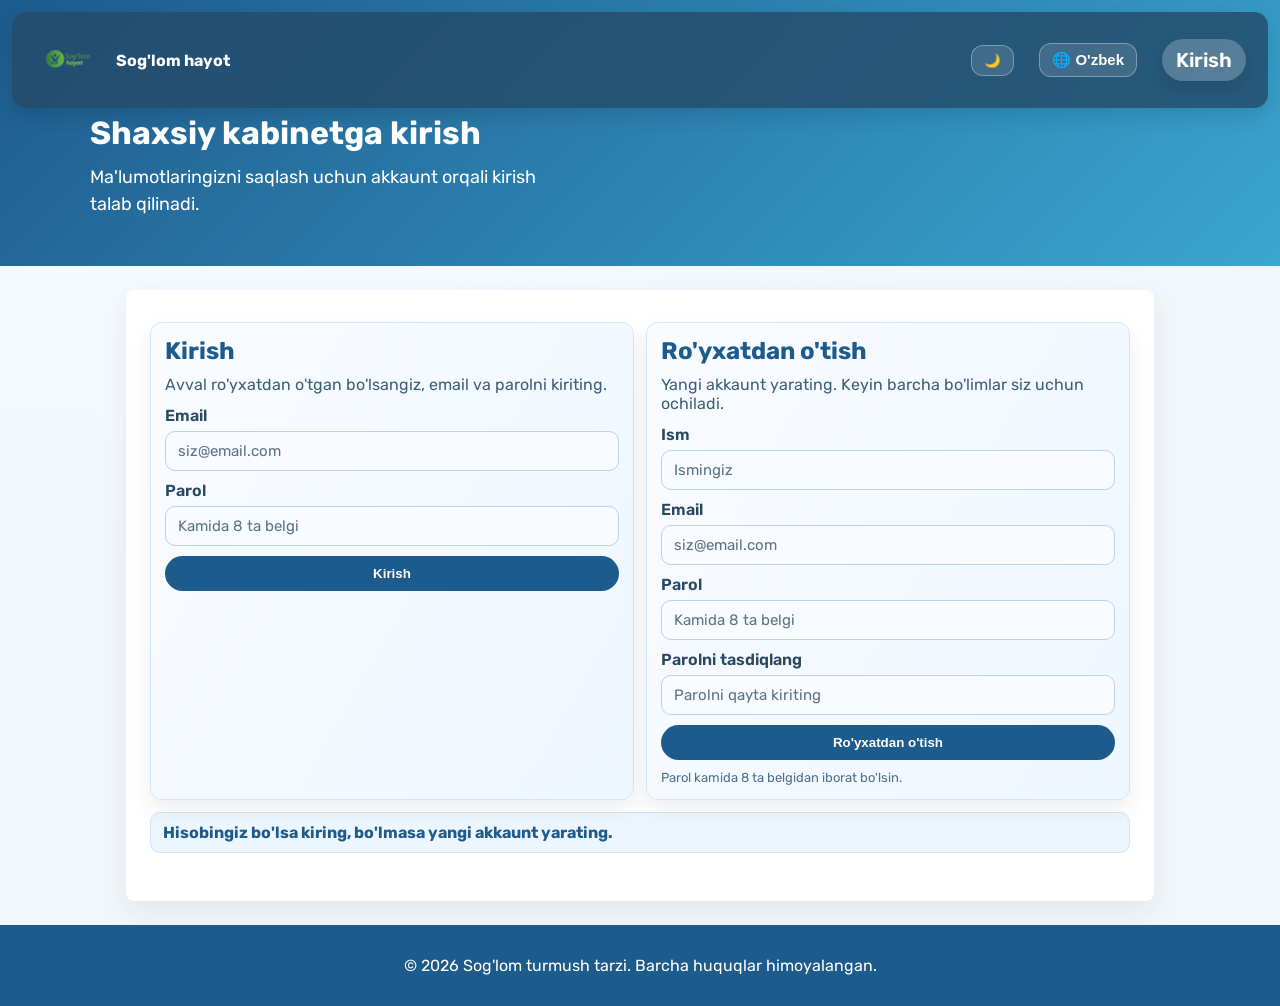
<file: index.html>
<!DOCTYPE html>
<html lang="uz">
<head>
    <meta charset="UTF-8">
    <meta name="viewport" content="width=device-width, initial-scale=1">
    <meta name="description" content="Sog'lom hayot uchun ovqatlanish, mashq, uyqu va kundalik odatlar bo'yicha amaliy yo'l-yo'riqlar.">
    <link rel="icon" href="images/logotip.png">
    <title>Sog'lom turmush tarzi</title>
    <link rel="stylesheet" href="css/style.css">
</head>
<body>

<!-- Header -->
<header class="hero-header">
    <nav class="navbar" aria-label="Asosiy navigatsiya">
        <a class="logo" href="index.html">
    <img class="logo-icon" src="images/logotip.png" alt="Sog'lom hayot">
    <span>Sog'lom hayot</span>
</a>
        <ul class="nav-links">
            <li><a href="maqsad.html">Maqsad</a></li>
            <li><a href="ovqatlanish.html">Ovqatlanish</a></li>
        <li><a href="mashqlar.html">Mashqlar</a></li>
        <li><a href="rejim.html">Rejim</a></li>
        <li><a href="aloqa.html">Aloqa</a></li>
    </ul>
</nav>
    <div class="hero-inner">
        <img class="header-logo" src="images/logotip.png" alt="Sog'lom turmush tarzi">
        <div class="hero-text">
            <h1>Salom! Sizga sog'lom turmush tarzini tanlashda yordam beramiz</h1>
            <p>Bu yerda siz ovqatlanish, mashqlar, uyqu rejimi va kundalik odatlarni tartibga solish bo'yicha aniq tavsiyalar topasiz.</p>
        </div>
    </div>
</header>

<!-- Hero / Kirish boâ€˜limi -->
<section class="hero">
    <h2>Bugundan sog'lom odatlarni boshlang</h2>
    <p>Qisqa, aniq va amaliy tavsiyalar orqali ovqatlanish, mashq, uyqu va kundalik rejimni bosqichma-bosqich yaxshilang.</p>
</section>

<!-- Personalizatsiya -->
<section class="personalize" id="personalize">
    <div class="personalize-head">
        <h2>Shaxsiy yo'l-yo'riq</h2>
        <p>Kundalik imkoniyatingizga qarab mini-reja tuzib beramiz.</p>
    </div>
    <form id="profileForm" class="profile-form">
        <label>
            Faollik darajasi
            <select id="pfActivity" required>
                <option value="low">Kam harakat</option>
                <option value="medium" selected>O'rtacha</option>
                <option value="high">Yuqori</option>
            </select>
        </label>
        <label>
            Asosiy maqsad
            <select id="pfGoal" required>
                <option value="general">Umumiy sog'liq</option>
                <option value="weight">Vazn nazorati</option>
                <option value="stamina">Chidamlilik</option>
                <option value="stress">Stressni kamaytirish</option>
            </select>
        </label>
        <label>
            Kunlik vaqt (daq.)
            <select id="pfMinutes" required>
                <option value="20">10-20</option>
                <option value="35" selected>20-40</option>
                <option value="50">40-60</option>
            </select>
        </label>
        <label>
            Mashq muhiti
            <select id="pfPlace" required>
                <option value="home" selected>Uy / hovli</option>
                <option value="outdoor">Ko'chada</option>
                <option value="gym">Zal</option>
            </select>
        </label>
        <button type="submit">Mini-rejani ko'rish</button>
    </form>
    <div id="profileResult" class="profile-result" aria-live="polite"></div>
</section>

<section class="quick-wins">
    <h2>Bugungi 3 qadam</h2>
    <p>Kichik harakatlar katta natija beradi. Belgilang va bajarilganini saqlang.</p>
    <ul class="quick-wins-list">
        <li><label><input type="checkbox" data-win="steps"> 10 000 qadam</label></li>
        <li><label><input type="checkbox" data-win="water"> 7-8 stakan suv</label></li>
        <li><label><input type="checkbox" data-win="move"> 20 daqiqa tez yurish/yengil mashq</label></li>
    </ul>
    <p id="quickWinsStatus" class="quick-wins-status" aria-live="polite"></p>
</section>

<section class="challenge">
    <div class="challenge-head">
        <h2>7 kunlik challenge</h2>
        <p>3 oddiy vazifa: suv, qadam, uyqu. Belgilang va ketma-ketlikni saqlang.</p>
    </div>
    <div class="challenge-body">
        <ul class="challenge-list" id="challengeList">
            <li><label><input type="checkbox" data-ch="water"> 6-8 stakan suv</label></li>
            <li><label><input type="checkbox" data-ch="steps"> 8 000+ qadam</label></li>
            <li><label><input type="checkbox" data-ch="sleep"> 7+ soat uyqu</label></li>
        </ul>
        <p id="challengeStatus" class="challenge-status" aria-live="polite"></p>
        <p class="challenge-note">Ketma-ketlik faqat bugungi kun uchun saqlanadi; har kuni qayta belgilang.</p>
    </div>
</section>

<section class="self-note">
    <h2>O'zimga xat</h2>
    <p>Motivatsiya uchun qisqa xat yozing. Ma'lumot faqat shu qurilmada saqlanadi.</p>
    <form id="selfNoteForm" class="self-note-form">
        <textarea id="selfNoteText" rows="4" placeholder="Masalan: Nega boshlaganingizni eslating..." required></textarea>
        <button type="submit">Saqlash</button>
    </form>
    <p id="selfNoteStatus" class="self-note-status" aria-live="polite"></p>
</section>

<section class="home-stats">
    <h2>Asosiy yo'nalishlar</h2>
    <div class="stats-grid">
        <article class="stat-card">
            <strong>4 ta</strong>
            <span>Asosiy bo'lim: maqsad, ovqatlanish, mashqlar, rejim</span>
        </article>
        <article class="stat-card">
            <strong>Kundalik</strong>
            <span>Qo'llashga mos kichik qadamlar va tavsiyalar</span>
        </article>
        <article class="stat-card">
            <strong>Shaxsiy</strong>
            <span>Kalkulyator va trackerlar orqali individual yo'nalish</span>
        </article>
    </div>
</section>

<!-- Sayt haqida -->
<section class="about">
    <h2>Sayt haqida</h2>
    <p>
        Ushbu sayt sog'lom turmush tarzini kengroq tushunishingiz va hayotingizni yaxshilashga yordam berish uchun yaratilgan.
        Bu yerda foydalanuvchilar to'g'ri ovqatlanish, samarali mashqlar, kuchli rejim va boshqariladigan stress haqida aniq,
        amaliy tavsiyalar oladilar.
    </p>
    <p>
        Saytning foydali tomoni shundaki, u nafaqat motivatsiya beradi, balki kundalik hayotingizga qo'llash mumkin bo'lgan
        oddiy va real qadamlarni ham ko'rsatadi. Maqsad, ovqatlanish, mashqlar va rejim bo'limlari orqali siz o'zingiz uchun mos
        rejani tanlashingiz, sog'lom odatlarni shakllantirishingiz va o'z natijalaringizni kuzatishingiz mumkin.
    </p>
    <p>
        Ushbu platformadan foydalanishning asosiy sabablari:
        foydangiz uchun zarur bo'lgan ma'lumotlar bitta joyda jamlangan,
        muntazam yondashuv yordamida energiya, kayfiyat va uyqu sifati yaxshilanadi,
        stress kamayadi va sog'likni nazorat qilish osonlashadi.
    </p>
</section>

<!-- Saytning imkoniyatlari -->
<section class="features">
    <h2>Tezkor bo'limlar</h2>
    <div class="quick-grid">
        <a class="quick-card" href="maqsad.html">
            <h3>Maqsad</h3>
            <p>Shiorlar, baholash va motivatsiya vositalari.</p>
        </a>
        <a class="quick-card" href="ovqatlanish.html">
            <h3>Ovqatlanish</h3>
            <p>Katta ovqat bazasi, kaloriya va porsiya hisoblari.</p>
        </a>
        <a class="quick-card" href="mashqlar.html">
            <h3>Mashqlar</h3>
            <p>Kundalik mashq ketma-ketligi va yugurish trekeri.</p>
        </a>
        <a class="quick-card" href="rejim.html">
            <h3>Rejim</h3>
            <p>Kunlik reja va shaxsiy vazifalarni boshqarish.</p>
        </a>
    </div>
</section>

<!-- Sayt maqsadi -->
<section class="goal">
    <h2>Saytning maqsadi</h2>
    <p>
        Yoshlar va keng jamoatchilik orasida sog'lom turmush tarzini targ'ib qilish,
        foydali odatlarni shakllantirish va sog'liqni mustahkamlash.
    </p>
    <div class="cta-row">
        <a href="ovqatlanish.html">Ovqatlanishni boshlash</a>
        <a href="mashqlar.html">Bugungi mashqni tanlash</a>
    </div>
</section>

<!-- Footer -->
<footer>
    <p>&copy; 2026 Sog'lom turmush tarzi. Barcha huquqlar himoyalangan.</p>
    <p class="trust-note">Ma'lumotlaringiz faqat qurilmangizda saqlanadi, hech qayerga yuborilmaydi.</p>
</footer>

<script src="js/auth.js"></script>
<script>
    Auth.requireAuth();
    Auth.mountNavbarAuth();
    Auth.markActiveNav();

    // Quick wins
    (function () {
        const storageKey = "soglom_quick_wins";
        const statusEl = document.getElementById("quickWinsStatus");
        const checks = document.querySelectorAll("[data-win]");
        if (!checks.length) return;
        function safeRead() {
            try {
                return JSON.parse(localStorage.getItem(storageKey) || "{}");
            } catch (error) {
                statusEl.textContent = "Brauzer saqlashga ruxsat bermadi.";
                return {};
            }
        }
        function safeWrite(data) {
            try {
                localStorage.setItem(storageKey, JSON.stringify(data));
            } catch (error) {
                statusEl.textContent = "Mahalliy saqlash o'chirilgan.";
            }
        }
        const saved = safeRead();
        checks.forEach((c) => {
            c.checked = !!saved[c.dataset.win];
            c.addEventListener("change", () => {
                saved[c.dataset.win] = c.checked;
                safeWrite(saved);
                const done = Object.values(saved).filter(Boolean).length;
                statusEl.textContent = done === checks.length ? "Zo'r! Bugungi reja bajarildi." : `${done}/${checks.length} bajarildi.`;
            });
        });
        const done = Object.values(saved).filter(Boolean).length;
        statusEl.textContent = done ? `${done}/${checks.length} bajarildi.` : "Boshladik!";
    })();

    // Personalizatsiya
    (function () {
        const form = document.getElementById("profileForm");
        const resultEl = document.getElementById("profileResult");
        if (!form || !resultEl) return;
        const storageKey = "soglom_profile";

        function safeRead() {
            try {
                return JSON.parse(localStorage.getItem(storageKey) || "null");
            } catch {
                return null;
            }
        }
        function safeWrite(data) {
            try {
                localStorage.setItem(storageKey, JSON.stringify(data));
            } catch {
                /* saqlash bloklangan bo'lsa jim turamiz */
            }
        }

        const buckets = {
            office: {
                title: "Ofis/uy sharoiti, vaqt kam",
                wins: ["Har 60 daqiqada 2 daqiqa yurish/cho'zilish", "10-12kq suv (1 stakan har soat)", "Kechqurun 5 daqiqa nafas mashqi"],
                focus: "20-30 daqiqa uy mashqlari va stol yonida stretching",
                links: ["mashqlar.html", "rejim.html"]
            },
            runner: {
                title: "Chidamlilik va yugurish",
                wins: ["Interval yugurish 15-25 daqiqa", "5 daqiqa kuch bloki (squat/push-up)", "Suv va elektrolit balansini kuzatish"],
                focus: "Haftasiga 4 kun yugurish + kuch bloki",
                links: ["mashqlar.html", "ovqatlanish.html"]
            },
            weight: {
                title: "Vazn nazorati",
                wins: ["Har ovqatda oqsil + sabzavot", "Shirinlikni haftada 2 martadan oshirmaslik", "20-30 daqiqa tez yurish/yengil yugurish"],
                focus: "Kaloriya nazorati + barqaror yurish",
                links: ["ovqatlanish.html", "mashqlar.html"]
            },
            stress: {
                title: "Stressni kamaytirish",
                wins: ["Kechqurun 10 daqiqa nafas/meditatsiya", "Ertalab 8-10 daqiqa cho'zilish", "Uyqudan 1 soat oldin ekran yo'q"],
                focus: "Yengil kardio + cho'zilish + uyqu gigiyenasi",
                links: ["rejim.html", "mashqlar.html"]
            },
            general: {
                title: "Umumiy sog'liq",
                wins: ["7-8 soat uyqu", "Kuniga 7-8 stakan suv", "Kundalik 25-35 daqiqa aralash mashq"],
                focus: "Muvozanatli ovqatlanish va aralash yuklama",
                links: ["maqsad.html", "ovqatlanish.html", "mashqlar.html"]
            }
        };

        function pickProfile(data) {
            const minutes = Number(data.minutes || 35);
            const goal = data.goal;
            const activity = data.activity;
            if (goal === "weight") return "weight";
            if (goal === "stamina" && minutes >= 30) return "runner";
            if (goal === "stress") return "stress";
            if (activity === "low" && minutes <= 25) return "office";
            return "general";
        }

        function render(profileKey, data) {
            const p = buckets[profileKey] || buckets.general;
            const list = p.wins.map((w) => `<li>${w}</li>`).join("");
            const links = p.links
                .map((href) => `<a class="profile-link" href="${href}">${href.replace(".html", "")}</a>`)
                .join(" ");
            resultEl.innerHTML =
                `<div class="profile-card">` +
                `<p class="profile-badge">${p.title}</p>` +
                `<p><strong>Asosiy fokus:</strong> ${p.focus}</p>` +
                `<p><strong>Bugungi mini-maqsadlar:</strong></p>` +
                `<ul>${list}</ul>` +
                `<p class="profile-links">${links}</p>` +
                `</div>`;
        }

        const saved = safeRead();
        if (saved) {
            form.pfActivity.value = saved.activity;
            form.pfGoal.value = saved.goal;
            form.pfMinutes.value = saved.minutes;
            form.pfPlace.value = saved.place;
            render(saved.profile, saved);
        }

        form.addEventListener("submit", (e) => {
            e.preventDefault();
            const data = {
                activity: form.pfActivity.value,
                goal: form.pfGoal.value,
                minutes: form.pfMinutes.value,
                place: form.pfPlace.value
            };
            const profile = pickProfile(data);
            const payload = { ...data, profile };
            safeWrite(payload);
            render(profile, data);
        });
    })();

    // 7 kunlik challenge (kunlik reset)
    (function () {
        const list = document.getElementById("challengeList");
        const statusEl = document.getElementById("challengeStatus");
        if (!list || !statusEl) return;
        const key = "soglom_challenge_today";

        function todayKey() {
            const d = new Date();
            return `${d.getFullYear()}-${String(d.getMonth() + 1).padStart(2, "0")}-${String(d.getDate()).padStart(2, "0")}`;
        }

        function safeRead() {
            try {
                return JSON.parse(localStorage.getItem(key) || "null");
            } catch {
                return null;
            }
        }
        function safeWrite(data) {
            try {
                localStorage.setItem(key, JSON.stringify(data));
            } catch {
                /* ignore */
            }
        }

        const saved = safeRead();
        const today = todayKey();
        const state = saved && saved.date === today ? saved.data : {};

        const items = list.querySelectorAll("[data-ch]");
        function render() {
            const done = Object.values(state).filter(Boolean).length;
            statusEl.textContent = done === items.length ? "Zo'r! Bugungi challenge bajarildi." : `${done}/${items.length} bajarildi.`;
        }
        items.forEach((item) => {
            item.checked = !!state[item.dataset.ch];
            item.addEventListener("change", () => {
                state[item.dataset.ch] = item.checked;
                safeWrite({ date: today, data: state });
                render();
            });
        });
        render();
    })();

    // O'zimga xat
    (function () {
        const form = document.getElementById("selfNoteForm");
        const textEl = document.getElementById("selfNoteText");
        const statusEl = document.getElementById("selfNoteStatus");
        if (!form || !textEl || !statusEl) return;
        const key = "soglom_self_note";
        try {
            const saved = localStorage.getItem(key);
            if (saved) {
                textEl.value = saved;
                statusEl.textContent = "Saqlangan xat yuklandi.";
            }
        } catch {
            statusEl.textContent = "Mahalliy saqlash o'chirilgan.";
        }
        form.addEventListener("submit", (e) => {
            e.preventDefault();
            try {
                localStorage.setItem(key, textEl.value.trim());
                statusEl.textContent = "Saqlandi.";
            } catch {
                statusEl.textContent = "Saqlash imkoni yo'q.";
            }
        });
    })();
</script>
</body>
</html>
</file>
<file: css/style.css>
﻿/* Umumiy uslublar */
@import url('https://fonts.googleapis.com/css2?family=Rubik:wght@400;600;700&display=swap');

body {
    font-family: "Rubik", Arial, sans-serif;
    margin: 0;
    padding-top: 0;
    background: radial-gradient(1200px 600px at 10% 0%, #eaf3fb 0%, #f5faff 45%, #f2f7fb 100%);
    color: #1c2a36;
}

.theme-dark body,
body.theme-dark {
    background: #0f1824;
    color: #f1f5f9;
}

.theme-dark section,
body.theme-dark section {
    background-color: #121e2b;
    box-shadow: 0 10px 28px rgba(0, 0, 0, 0.4);
    border-color: #1f2d3a;
}

.theme-dark header,
body.theme-dark header {
    background: linear-gradient(135deg, #143b60, #0f2a46);
}

.theme-dark .hero,
body.theme-dark .hero {
    background: linear-gradient(120deg, #1b2c42 0%, #152232 100%);
}

.theme-dark footer,
body.theme-dark footer {
    background-color: #102036;
}

header {
    background: linear-gradient(135deg, #1e5b8d, #3aa6d0);
    color: white;
    padding: 90px 20px 32px;
    text-align: center;
    position: relative;
    overflow: hidden;
}

header h1 {
    margin: 38px 0 0;
}

.hero-header {
    padding: 90px 20px 48px;
}

.hero-inner {
    max-width: 1100px;
    margin: 0 auto;
    display: grid;
    grid-template-columns: 1fr 1.2fr;
    gap: 28px;
    align-items: center;
    padding-top: 24px;
    text-align: left;
}

.header-logo {
    width: 480px;
    height: auto;
    display: inline-block;
    filter: drop-shadow(0 8px 18px rgba(0, 0, 0, 0.18));
}

.hero-text h1 {
    margin: 0 0 12px;
    font-size: 32px;
}

.hero-text p {
    margin: 0;
    font-size: 18px;
    line-height: 1.5;
}

/* NAVBAR */
.navbar {
    display: flex;
    justify-content: space-between;
    align-items: center;
    background-color: rgba(36, 75, 107, 0.82);
    padding: 12px 22px;
    box-shadow: 0 8px 20px rgba(0, 0, 0, 0.12);
    position: absolute;
    top: 12px;
    left: 12px;
    right: 12px;
    margin: 0;
    border-radius: 14px;
    backdrop-filter: blur(6px);
}

.logo {
    display: flex;
    align-items: center;
    color: white;
    font-weight: 700;
    gap: 10px;
    text-decoration: none;
}

.logo-icon {
    width: 72px;
    height: auto;
}

.nav-links {
    list-style: none;
    display: flex;
    margin: 0;
    padding: 0;
    align-items: center;
}

.nav-theme-toggle {
    border: 1px solid rgba(255, 255, 255, 0.32);
    border-radius: 12px;
    padding: 7px 12px;
    background: rgba(255, 255, 255, 0.12);
    color: #fff;
    font-weight: 700;
    cursor: pointer;
    margin-right: 10px;
}

.nav-theme-toggle:hover {
    background: rgba(255, 255, 255, 0.18);
}

.nav-toggle {
    display: none;
    flex-direction: column;
    gap: 5px;
    width: 44px;
    height: 44px;
    justify-content: center;
    align-items: center;
    border: 1px solid rgba(255, 255, 255, 0.32);
    border-radius: 12px;
    background: rgba(255, 255, 255, 0.1);
    cursor: pointer;
    box-shadow: 0 6px 14px rgba(0, 0, 0, 0.12);
}

.nav-toggle span {
    display: block;
    width: 22px;
    height: 2px;
    background: #fff;
    border-radius: 2px;
}

.nav-links li {
    margin-left: 15px;
}

.nav-links a {
    text-decoration: none;
    color: white;
    font-weight: 600;
    font-size: 20px;
    padding: 9px 14px;
    border-radius: 999px;
    transition: background-color 0.2s ease, transform 0.2s ease;
}

.nav-links a:hover {
    background-color: rgba(255, 255, 255, 0.16);
    transform: translateY(-1px);
}

.nav-links a.active {
    background-color: rgba(255, 255, 255, 0.22);
    box-shadow: 0 8px 18px rgba(0, 0, 0, 0.12);
}


.nav-user-badge {
    display: inline-flex;
    align-items: center;
    padding: 7px 12px;
    border-radius: 999px;
    background: rgba(255, 255, 255, 0.15);
    border: 1px solid rgba(255, 255, 255, 0.22);
    color: #fff;
    font-weight: 700;
    line-height: 1;
    box-shadow: 0 6px 14px rgba(0, 0, 0, 0.12);
}

.nav-logout-btn {
    border: 1px solid rgba(255, 255, 255, 0.42);
    border-radius: 999px;
    padding: 7px 12px;
    background: rgba(255, 255, 255, 0.96);
    color: #1b527d;
    font-weight: 700;
    cursor: pointer;
    line-height: 1;
    box-shadow: 0 6px 14px rgba(0, 0, 0, 0.12);
    transition: background-color 0.2s ease, transform 0.2s ease, box-shadow 0.2s ease;
}

.nav-logout-btn:hover {
    background: #e7f3ff;
    transform: translateY(-1px);
    box-shadow: 0 8px 18px rgba(0, 0, 0, 0.16);
}

#authNavItem {
    display: inline-flex;
    align-items: center;
    gap: 8px;
}

.hero {
    background: linear-gradient(120deg, #e9f3ff 0%, #d8ecfb 100%);
    padding: 32px 24px;
    text-align: center;
}
.hero h2 {
    margin-bottom: 10px;
    font-size: 32px;
}

.hero p {
    font-size: 18px;
    max-width: 760px;
    margin: 0 auto;
}

/* Form controls: umumiy ko'rinish va fokus kontrasti */
input,
select,
textarea {
    color: #123250;
}

input:focus,
select:focus,
textarea:focus {
    outline: 2px solid #1e5b8d;
    outline-offset: 1px;
    border-color: #1e5b8d;
}

input::placeholder,
textarea::placeholder {
    color: #5b7286;
}

body.theme-dark input,
body.theme-dark select,
body.theme-dark textarea {
    color: #e8edf5;
}

body.theme-dark input:focus,
body.theme-dark select:focus,
body.theme-dark textarea:focus {
    outline: 2px solid #5cb6ff;
    border-color: #5cb6ff;
}

body.theme-dark input::placeholder,
body.theme-dark textarea::placeholder {
    color: #9bb0c9;
}

body.theme-dark .hero h2,
body.theme-dark .hero p {
    color: #e8edf5;
}

/* About / Features / Goal */
section {
    padding: 32px 24px;
    margin: 24px auto;
    background-color: white;
    border-radius: 8px;
    max-width: 980px;
    box-shadow: 0 10px 28px rgba(13, 44, 64, 0.08);
}

section h2 {
    margin-bottom: 10px;
    color: #1e5b8d;
}

section ul {
    padding-left: 20px;
}

section ul li {
    margin-bottom: 5px;
}

/* Personalizatsiya bloki */
.personalize {
    background: linear-gradient(120deg, #f7fbff, #eef5ff);
}
.personalize-head p {
    margin: 6px 0 12px;
    color: #35576f;
}
.profile-form {
    display: grid;
    grid-template-columns: repeat(2, minmax(220px, 1fr));
    gap: 12px;
    margin-bottom: 12px;
}
.profile-form button {
    grid-column: 1 / -1;
    justify-self: start;
    border: none;
    border-radius: 999px;
    padding: 11px 18px;
    background: linear-gradient(135deg, #1e5b8d, #2a7db7);
    color: #fff;
    font-weight: 700;
    cursor: pointer;
}
.profile-result {
    min-height: 80px;
}
.profile-card {
    padding: 14px;
    border: 1px solid #d1e4f3;
    border-radius: 12px;
    background: #fff;
    box-shadow: 0 8px 18px rgba(16, 52, 77, 0.08);
}
.profile-card ul {
    margin: 6px 0 10px;
    padding-left: 18px;
}
.profile-badge {
    display: inline-block;
    margin: 0 0 6px;
    padding: 6px 10px;
    border-radius: 999px;
    background: #e6f1fb;
    color: #1e5b8d;
    font-weight: 700;
}
.profile-links {
    display: flex;
    gap: 8px;
    flex-wrap: wrap;
}
.profile-link {
    display: inline-block;
    padding: 6px 10px;
    border-radius: 999px;
    background: #1e5b8d;
    color: #fff;
    text-decoration: none;
    font-weight: 700;
}
.profile-link:hover {
    background: #16486f;
}

/* Mashq reja bloki */
.workout-plan {
    background: #f7fbff;
}
.workout-form {
    display: grid;
    grid-template-columns: repeat(2, minmax(220px, 1fr));
    gap: 12px;
    margin: 10px 0 12px;
}
.wp-lowimpact {
    display: flex;
    align-items: center;
    gap: 8px;
    font-weight: 600;
    color: #2f4b63;
}
.workout-form button {
    grid-column: 1 / -1;
    border: none;
    border-radius: 999px;
    padding: 10px 16px;
    background: linear-gradient(135deg, #1e5b8d, #2a7db7);
    color: #fff;
    font-weight: 700;
    cursor: pointer;
}
.workout-result {
    min-height: 90px;
}
.workout-card {
    padding: 14px;
    border: 1px solid #d4e5f3;
    border-radius: 12px;
    background: #fff;
    box-shadow: 0 8px 18px rgba(16, 52, 77, 0.08);
}

/* Safety */
.safety {
    background: #fff8f3;
}
.safety-list {
    margin: 8px 0 8px;
    padding-left: 20px;
    color: #3c2a1f;
}
.safety-note {
    margin: 0;
    font-weight: 700;
    color: #8b3b1e;
}

.contact-list {
    list-style: none;
    padding-left: 0;
    margin: 0;
    display: grid;
    gap: 12px;
}

.contact-item {
    display: flex;
    align-items: center;
    flex-wrap: wrap;
    gap: 12px;
    padding: 12px 14px;
    border-radius: 14px;
    border: 1px solid #d9e7f5;
    background: linear-gradient(120deg, #f8fbff 0%, #eef6ff 100%);
    box-shadow: 0 8px 20px rgba(10, 48, 74, 0.08);
    transition: transform 0.2s ease, box-shadow 0.2s ease, border-color 0.2s ease;
}

.contact-item:hover {
    transform: translateY(-2px);
    border-color: #b8d3eb;
    box-shadow: 0 12px 24px rgba(10, 48, 74, 0.14);
}

.contact-icon {
    width: 38px;
    height: 38px;
    border-radius: 50%;
    display: inline-flex;
    align-items: center;
    justify-content: center;
    color: #fff;
    box-shadow: 0 8px 18px rgba(0, 0, 0, 0.16);
    transition: transform 0.2s ease, box-shadow 0.2s ease;
}

.contact-icon svg {
    width: 18px;
    height: 18px;
    fill: currentColor;
}

.contact-item:hover .contact-icon {
    transform: translateY(-2px) scale(1.04);
    box-shadow: 0 10px 22px rgba(0, 0, 0, 0.22);
}

.contact-label {
    min-width: 90px;
    font-weight: 700;
    color: #244b6b;
}

.contact-link {
    color: #125184;
    font-weight: 600;
    text-decoration: none;
    border-bottom: 1px solid transparent;
    overflow-wrap: anywhere;
    transition: color 0.2s ease, border-color 0.2s ease;
}

.contact-link:hover {
    color: #0a3d66;
    border-color: #0a3d66;
}

body.theme-dark .contact-link {
    color: #8ecbff;
}
body.theme-dark .contact-link:hover {
    color: #b8dfff;
    border-color: #b8dfff;
}

.email-icon {
    background: linear-gradient(135deg, #ef4444, #f97316);
}

.telegram-icon {
    background: linear-gradient(135deg, #27a5e7, #1d77d4);
}

.instagram-icon {
    background: linear-gradient(135deg, #f9ce34, #ee2a7b 52%, #6228d7);
}

.feedback-section {
    max-width: 980px;
}

.feedback-intro {
    margin-bottom: 14px;
    color: #34566f;
}

.feedback-form {
    display: grid;
    grid-template-columns: repeat(2, minmax(220px, 1fr));
    gap: 12px;
}

.feedback-form label {
    display: flex;
    flex-direction: column;
    gap: 6px;
    font-weight: 600;
    color: #27475f;
}

.feedback-form input,
.feedback-form select,
.feedback-form textarea {
    border: 1px solid #bad2e5;
    border-radius: 10px;
    padding: 10px 12px;
    font-size: 15px;
    font-family: inherit;
    background: #f8fbff;
}

.feedback-form textarea {
    resize: vertical;
    min-height: 130px;
}

body.theme-dark input,
body.theme-dark select,
body.theme-dark textarea {
    background: #0f1b29;
    color: #e8edf5;
    border-color: #2c3d52;
}
body.theme-dark input::placeholder,
body.theme-dark textarea::placeholder {
    color: #9bb0c9;
}

.feedback-full {
    grid-column: 1 / -1;
}

.feedback-form button {
    border: none;
    border-radius: 999px;
    padding: 11px 20px;
    background: linear-gradient(135deg, #1e5b8d, #2d84bf);
    color: #fff;
    font-size: 15px;
    font-weight: 700;
    cursor: pointer;
    justify-self: start;
}

.feedback-form button:hover {
    background: linear-gradient(135deg, #184a70, #246da0);
}

.feedback-note {
    margin-top: 12px;
    color: #48697f;
    font-size: 14px;
}

.feedback-status {
    margin-top: 8px;
    font-weight: 700;
    color: #1f6a34;
}

.daily-sample-list {
    list-style: none;
    padding: 0;
    margin: 0;
    display: grid;
    gap: 10px;
}

.daily-sample-list li {
    display: flex;
    align-items: center;
    gap: 10px;
    padding: 10px 12px;
    border: 1px solid #d7e7f4;
    border-radius: 12px;
    background: #f7fbff;
}

.time-chip {
    display: inline-block;
    min-width: 88px;
    text-align: center;
    padding: 4px 8px;
    border-radius: 999px;
    font-size: 13px;
    font-weight: 700;
    color: #1e5b8d;
    background: #e6f1fb;
}

body.theme-dark .time-chip {
    background: #1c2d42;
    color: #cfe7ff;
}

/* Hide original Google Translate completely */
#google_translate_element {
    position: absolute !important;
    top: -9999px !important;
    left: -9999px !important;
    opacity: 0 !important;
    pointer-events: none !important;
    width: 0 !important;
    height: 0 !important;
    overflow: hidden !important;
}

.goog-te-banner-frame.skiptranslate {
    display: none !important;
}

body {
    top: 0px !important; 
}

.day-planner {
    max-width: 980px;
}

.day-task-form {
    display: grid;
    grid-template-columns: repeat(2, minmax(220px, 1fr));
    gap: 12px;
    margin-top: 10px;
}

.day-task-form label {
    display: flex;
    flex-direction: column;
    gap: 6px;
    font-weight: 600;
    color: #28495f;
}

.day-task-form input {
    border: 1px solid #b9d4e7;
    border-radius: 10px;
    padding: 10px 12px;
    font-size: 15px;
}

.day-task-form button {
    border: none;
    border-radius: 999px;
    padding: 10px 16px;
    font-weight: 700;
    cursor: pointer;
    background: #1e5b8d;
    color: white;
    align-self: end;
}

.day-task-form button:hover {
    background: #16486f;
}

.day-task-form .ghost-btn {
    background: #e7f1fb;
    color: #1d4f75;
}

.day-task-form .ghost-btn:hover {
    background: #d8e9f8;
}

.day-task-list {
    list-style: none;
    padding: 0;
    margin: 14px 0 0;
    display: grid;
    gap: 10px;
}

.day-task-item {
    display: flex;
    align-items: center;
    gap: 10px;
    padding: 10px 12px;
    border: 1px solid #d3e4f2;
    border-radius: 12px;
    background: #f8fbff;
}

.day-task-text {
    flex: 1;
}

.remove-task-btn {
    border: none;
    border-radius: 999px;
    padding: 7px 11px;
    background: #fce8e8;
    color: #963b3b;
    font-weight: 700;
    cursor: pointer;
}

.remove-task-btn:hover {
    background: #f8d6d6;
}

.day-task-empty {
    padding: 10px 12px;
    border-radius: 10px;
    background: #f3f8fd;
    color: #446177;
}

.day-task-status {
    margin-top: 10px;
    font-weight: 700;
    color: #1f6a34;
}

/* Uyqu va raqamli gigiyena */
.sleep-hygiene {
    background: #f7fbff;
}
.sleep-grid {
    display: grid;
    grid-template-columns: repeat(auto-fit, minmax(260px, 1fr));
    gap: 12px;
}
.sleep-card {
    padding: 12px;
    border: 1px solid #d4e5f3;
    border-radius: 12px;
    background: #fff;
    box-shadow: 0 8px 18px rgba(16, 52, 77, 0.08);
}
.sleep-card h3 {
    margin: 0 0 8px;
    color: #1e5b8d;
}
.sleep-list {
    list-style: none;
    padding: 0;
    margin: 6px 0 8px;
    display: grid;
    gap: 6px;
}
.sleep-list label {
    font-weight: 600;
    color: #2f4b63;
}
.sleep-note {
    margin: 0;
    color: #365a72;
    font-weight: 600;
}
.bedtime-label {
    display: flex;
    flex-direction: column;
    gap: 6px;
    font-weight: 600;
    color: #2f4b63;
}

.goal-progress {
    max-width: 980px;
}

.goal-progress-form {
    display: grid;
    grid-template-columns: repeat(2, minmax(220px, 1fr));
    gap: 12px;
    margin-top: 10px;
}

.goal-progress-form label {
    display: flex;
    flex-direction: column;
    gap: 6px;
    font-weight: 600;
    color: #2a4960;
}

.goal-progress-form input,
.goal-progress-form textarea {
    border: 1px solid #b9d3e6;
    border-radius: 10px;
    padding: 10px 12px;
    font-size: 15px;
    font-family: inherit;
    background: #f8fbff;
}

.goal-progress-form textarea {
    resize: vertical;
    min-height: 110px;
}

.goal-full {
    grid-column: 1 / -1;
}

.goal-progress-form button {
    border: none;
    border-radius: 999px;
    padding: 10px 18px;
    background: #1e5b8d;
    color: white;
    font-weight: 700;
    cursor: pointer;
    justify-self: start;
}

.goal-progress-form button:hover {
    background: #16486f;
}

.goal-progress-status {
    margin-top: 10px;
    font-weight: 700;
    color: #1f6a34;
}

.goal-calculator {
    max-width: 980px;
}

.goal-calc-form {
    display: grid;
    grid-template-columns: repeat(2, minmax(220px, 1fr));
    gap: 12px;
    margin-top: 10px;
}

.goal-calc-form label {
    display: flex;
    flex-direction: column;
    gap: 6px;
    font-weight: 600;
    color: #2a4960;
}

.goal-calc-form input,
.goal-calc-form select {
    border: 1px solid #b9d3e6;
    border-radius: 10px;
    padding: 10px 12px;
    font-size: 15px;
    font-family: inherit;
    background: #f8fbff;
}

.goal-calc-form button {
    border: none;
    border-radius: 999px;
    padding: 10px 18px;
    background: linear-gradient(135deg, #1e5b8d, #2a7db7);
    color: #fff;
    font-weight: 700;
    cursor: pointer;
    justify-self: start;
}

.goal-calc-form button:hover {
    background: linear-gradient(135deg, #16486f, #216496);
}

.goal-calc-result {
    margin-top: 14px;
    padding: 14px;
    border: 1px solid #d1e3f2;
    border-radius: 12px;
    background: linear-gradient(120deg, #f8fbff, #eef6ff);
}

.goal-calc-result p {
    margin: 0 0 10px;
}

.goal-calc-result ul {
    margin: 0;
    padding-left: 20px;
}

.goal-calc-result li {
    margin-bottom: 6px;
}

.weekly-review {
    max-width: 980px;
}

.weekly-review-form {
    display: grid;
    grid-template-columns: repeat(2, minmax(220px, 1fr));
    gap: 12px;
    margin-top: 10px;
}

.weekly-review-form label {
    display: flex;
    flex-direction: column;
    gap: 8px;
    font-weight: 600;
    color: #2a4960;
}

.weekly-review-form input[type="range"] {
    accent-color: #1e5b8d;
}

.review-value {
    display: inline-block;
    width: 34px;
    text-align: center;
    padding: 3px 6px;
    border-radius: 999px;
    background: #e6f1fb;
    color: #1e5b8d;
    font-weight: 700;
}

.weekly-review-form textarea {
    border: 1px solid #b9d3e6;
    border-radius: 10px;
    padding: 10px 12px;
    font-size: 15px;
    font-family: inherit;
    background: #f8fbff;
    resize: vertical;
    min-height: 100px;
}

.weekly-review-form button {
    border: none;
    border-radius: 999px;
    padding: 10px 18px;
    background: linear-gradient(135deg, #1e5b8d, #2a7db7);
    color: #fff;
    font-weight: 700;
    cursor: pointer;
    justify-self: start;
}

.weekly-review-form button:hover {
    background: linear-gradient(135deg, #16486f, #216496);
}

.weekly-review-result {
    margin-top: 14px;
    padding: 14px;
    border: 1px solid #d1e3f2;
    border-radius: 12px;
    background: linear-gradient(120deg, #f8fbff, #eef6ff);
}

.weekly-review-result p {
    margin: 0 0 8px;
}

.motivation-quote {
    margin: 8px 0 0;
    padding: 14px 16px;
    border-left: 4px solid #1e5b8d;
    border-radius: 10px;
    background: linear-gradient(120deg, #f3f9ff, #e9f4ff);
    color: #1f4562;
    font-size: 18px;
    font-weight: 600;
}

.quote-head {
    display: flex;
    align-items: center;
    justify-content: space-between;
    gap: 10px;
}

.quote-badge {
    display: inline-block;
    padding: 6px 10px;
    border-radius: 999px;
    background: #e4f1ff;
    color: #1e5b8d;
    font-size: 13px;
    font-weight: 700;
}

.quote-btn {
    border: none;
    border-radius: 999px;
    padding: 8px 14px;
    background: #1e5b8d;
    color: #fff;
    font-weight: 700;
    cursor: pointer;
}

.quote-btn:hover {
    background: #16486f;
}

.motivation-author {
    margin: 8px 0 0;
    color: #2f5876;
    font-weight: 600;
}

/* Dark mode: Maqsad sahifasi elementlari */
body.theme-dark .quote-head .quote-btn {
    background: #1f4f7a;
    color: #e8edf5;
}
body.theme-dark .quote-head .quote-btn:hover {
    background: #296493;
}
body.theme-dark .quote-badge {
    background: #1c2d42;
    color: #cfe7ff;
}
body.theme-dark .motivation-quote {
    background: linear-gradient(120deg, #152234, #101a29);
    border-left-color: #5cb6ff;
    color: #e8edf5;
}
body.theme-dark .motivation-author {
    color: #cfe0f5;
}
body.theme-dark .review-value {
    background: #1c2d42;
    color: #cfe7ff;
}
body.theme-dark .reward-actions .ghost-btn {
    background: #1c2d42;
    color: #cfe7ff;
}
body.theme-dark .reward-actions .ghost-btn:hover {
    background: #24374f;
}

.goal-intro {
    margin: 0 0 12px;
    color: #37586f;
}

.goal-pillars {
    display: grid;
    grid-template-columns: repeat(2, minmax(220px, 1fr));
    gap: 12px;
}

.goal-card {
    padding: 14px;
    border: 1px solid #d4e5f3;
    border-radius: 12px;
    background: linear-gradient(120deg, #f9fcff, #eef6ff);
    box-shadow: 0 8px 18px rgba(16, 52, 77, 0.08);
}

.goal-card h3 {
    margin: 0 0 8px;
    color: #1e5b8d;
    font-size: 18px;
}

.goal-card p {
    margin: 0 0 8px;
}

.goal-card-label {
    font-weight: 700;
    color: #234f71;
}

/* Dark mode general text */
body.theme-dark section h2 {
    color: #7cc7ff;
}
body.theme-dark section p,
body.theme-dark section li {
    color: #e8edf5;
}
body.theme-dark label {
    color: #e8edf5;
}
body.theme-dark input[type="range"] {
    accent-color: #5cb6ff;
}
body.theme-dark .goal-card-label {
    color: #9bd0ff;
}
body.theme-dark .stat-card,
body.theme-dark .goal-card,
body.theme-dark .calorie-card,
body.theme-dark .breakfast-card,
body.theme-dark .lunch-card,
body.theme-dark .dinner-card,
body.theme-dark .tracker-card,
body.theme-dark .run-recommendation,
body.theme-dark .nutrition-result,
body.theme-dark .goal-calc-result,
body.theme-dark .weekly-review-result,
body.theme-dark .reward-milestones .milestone,
body.theme-dark .status-panel,
body.theme-dark .contact-item,
body.theme-dark .daily-sample-list li,
body.theme-dark .day-task-item,
body.theme-dark .day-task-empty,
body.theme-dark .quick-card {
    background: #101a29;
    border-color: #24354a;
    color: #e8edf5;
}
body.theme-dark .day-task-empty {
    color: #c9d7e7;
}
body.theme-dark .day-task-form .ghost-btn {
    /* Qo'shish tugmasiga mos ko'rinish */
    background: #1e5b8d;
    color: #ffffff;
}
body.theme-dark .day-task-form .ghost-btn:hover {
    background: #246da0;
}
body.theme-dark .stat-card strong,
body.theme-dark .goal-card h3,
body.theme-dark .calorie-card h3,
body.theme-dark .breakfast-card h3,
body.theme-dark .lunch-card h3,
body.theme-dark .dinner-card h3,
body.theme-dark .tracker-card strong,
body.theme-dark .run-recommendation h3,
body.theme-dark .quick-card h3 {
    color: #7cc7ff;
}
body.theme-dark .quick-card p {
    color: #dfe7f3;
}
body.theme-dark .meal-kcal,
body.theme-dark .quote-badge,
body.theme-dark .time-chip {
    background: #142a3f;
    color: #cfe7ff;
}
body.theme-dark .personalize {
    background: #101a29;
}
body.theme-dark .profile-card {
    background: #0f1b29;
    border-color: #24354a;
}
body.theme-dark .profile-badge {
    background: #1c2d42;
    color: #cfe7ff;
}
body.theme-dark .profile-link {
    background: #1e5b8d;
    color: #fff;
}
body.theme-dark .workout-plan {
    background: #101a29;
}
body.theme-dark .workout-card {
    background: #0f1b29;
    border-color: #24354a;
}
body.theme-dark .sleep-hygiene {
    background: #101a29;
}
body.theme-dark .sleep-card {
    background: #0f1b29;
    border-color: #24354a;
}
body.theme-dark .sleep-list label,
body.theme-dark .sleep-note,
body.theme-dark .bedtime-label {
    color: #e8edf5;
}
body.theme-dark .calorie-note,
body.theme-dark .nutrition-warning,
body.theme-dark .health-advice-text,
body.theme-dark .goal-progress-status,
body.theme-dark .feedback-status,
body.theme-dark .day-task-status,
body.theme-dark .reward-status {
    background: #1c2d42;
    color: #e8edf5;
    border-left-color: #5cb6ff;
}

.reward-system {
    max-width: 980px;
}

.reward-top {
    margin-top: 10px;
    padding: 12px 14px;
    border: 1px solid #d1e4f3;
    border-radius: 12px;
    background: linear-gradient(120deg, #f8fbff, #eef6ff);
}
.reward-next {
    color: #365a72;
    font-weight: 600;
}

.reward-streak {
    margin: 0;
    font-size: 18px;
    color: #1f4562;
}

.reward-streak strong {
    color: #1e5b8d;
}

.reward-next {
    margin: 8px 0 0;
    color: #365a72;
    font-weight: 600;
}

.reward-actions {
    margin-top: 12px;
    display: flex;
    gap: 10px;
    flex-wrap: wrap;
}

.reward-actions button {
    border: none;
    border-radius: 999px;
    padding: 10px 16px;
    font-weight: 700;
    cursor: pointer;
    background: #1e5b8d;
    color: #fff;
}

.reward-actions button:hover {
    background: #16486f;
}

.reward-actions .ghost-btn {
    background: #e8f2fb;
    color: #1d4f75;
}

.reward-actions .ghost-btn:hover {
    background: #d8e9f8;
}

/* Energized card look */

.reward-milestones {
    list-style: none;
    margin: 14px 0 0;
    padding: 0;
    display: grid;
    gap: 8px;
}

.reward-milestones .milestone {
    padding: 10px 12px;
    border: 1px solid #d7e7f4;
    border-radius: 10px;
    background: #f9fcff;
    color: #37556d;
}

.reward-milestones .milestone.reached {
    border-color: #add4b5;
    background: #ecf9ef;
    color: #1f6a34;
}

.reward-status {
    margin-top: 10px;
    font-weight: 700;
    color: #1f6a34;
}

/* Dark mode: reward panel */
body.theme-dark .reward-top {
    background: #101a29;
    border-color: #24354a;
    color: #e8edf5;
}
body.theme-dark .reward-streak strong {
    color: #7cc7ff;
}
body.theme-dark .reward-next {
    color: #cfe7ff;
}
body.theme-dark .reward-milestones .milestone {
    background: #0f1b29;
    border-color: #24354a;
    color: #e8edf5;
}
body.theme-dark .reward-milestones .milestone.reached {
    background: #123323;
    border-color: #1f6a34;
    color: #c4f0d6;
}
body.theme-dark .reward-status {
    color: #7de0a5;
}

.calorie-intro {
    margin: 0 0 12px;
    color: #35576f;
}

.calorie-grid {
    display: grid;
    grid-template-columns: repeat(3, minmax(220px, 1fr));
    gap: 12px;
}

.calorie-card {
    border: 1px solid #d5e6f4;
    border-radius: 12px;
    background: linear-gradient(120deg, #f9fcff, #eef6ff);
    padding: 14px;
}

.calorie-card h3 {
    margin: 0 0 8px;
    color: #1e5b8d;
    font-size: 17px;
}

.calorie-card ul {
    margin: 0;
    padding-left: 18px;
}

.calorie-card li {
    margin-bottom: 6px;
}

.calorie-note {
    margin-top: 12px;
    padding: 10px 12px;
    border-left: 4px solid #d27b00;
    background: #fff7e8;
    color: #6a4200;
    font-weight: 600;
}

body.theme-dark .calorie-note {
    background: #101a29 !important;
    border-left-color: #5cb6ff !important;
    color: #e8edf5 !important;
}

/* Oxirgi eslatma (Qo'shimcha tavsiyalar) */
.tips-note {
    margin-top: 12px;
    padding: 10px 12px;
    border-left: 4px solid #d27b00;
    background: #fff7e8;
    color: #6a4200;
    font-weight: 600;
}
body.theme-dark .tips-note {
    background: #101a29 !important;
    border-left-color: #5cb6ff !important;
    color: #e8edf5 !important;
}

.nutrition-advisor {
    max-width: 980px;
}

.nutrition-form {
    margin-top: 10px;
    display: grid;
    grid-template-columns: repeat(3, minmax(220px, 1fr));
    gap: 12px;
}

.nutrition-form label {
    display: flex;
    flex-direction: column;
    gap: 6px;
    font-weight: 600;
    color: #2a4960;
}

.nutrition-form select {
    border: 1px solid #b9d3e6;
    border-radius: 10px;
    padding: 10px 12px;
    font-size: 15px;
    font-family: inherit;
    background: #f8fbff;
}

.nutrition-form button {
    border: none;
    border-radius: 999px;
    padding: 10px 16px;
    background: #1e5b8d;
    color: #fff;
    font-weight: 700;
    cursor: pointer;
    align-self: end;
}

.nutrition-form button:hover {
    background: #16486f;
}

.nutrition-result {
    margin-top: 14px;
    padding: 14px;
    border: 1px solid #d1e3f2;
    border-radius: 12px;
    background: linear-gradient(120deg, #f8fbff, #eef6ff);
}

.nutrition-result p {
    margin: 0 0 10px;
}

.nutrition-result ul {
    margin: 0;
    padding-left: 20px;
}

.nutrition-result li {
    margin-bottom: 6px;
}

.nutrition-warning {
    margin-top: 12px;
    padding: 10px 12px;
    border-left: 4px solid #cf5a4f;
    background: #fff2f0;
    color: #5b2f2a;
    font-weight: 600;
}
.medical-flag {
    margin-top: 6px;
    padding: 8px 10px;
    border-left: 4px solid #e09200;
    background: #fff9ec;
    color: #714400;
    font-weight: 700;
}

/* Menyu generator */
.menu-plan {
    background: #f8fbff;
}
.menu-form {
    display: grid;
    grid-template-columns: repeat(3, minmax(220px, 1fr));
    gap: 12px;
    margin: 10px 0 14px;
}
.menu-budget {
    display: flex;
    align-items: center;
    gap: 8px;
    font-weight: 600;
    color: #2f4b63;
}
.menu-form button {
    border: none;
    border-radius: 999px;
    padding: 10px 16px;
    background: #1e5b8d;
    color: #fff;
    font-weight: 700;
    justify-self: start;
}
.menu-grid {
    display: block;
}
.menu-week {
    display: grid;
    grid-template-columns: repeat(auto-fit, minmax(240px, 1fr));
    gap: 12px;
}
.menu-card {
    padding: 12px;
    border: 1px solid #d4e5f3;
    border-radius: 12px;
    background: #fff;
    box-shadow: 0 8px 18px rgba(16, 52, 77, 0.06);
}
.menu-card h3 {
    margin: 0 0 8px;
    color: #1e5b8d;
}
.menu-note {
    margin: 2px 0 6px;
    color: #3f5f78;
    font-size: 14px;
}

body.theme-dark .nutrition-warning {
    background: #101a29 !important;
    border-left-color: #5cb6ff !important;
    color: #e8edf5 !important;
}
body.theme-dark .medical-flag {
    background: #1a2434;
    border-left-color: #f2b94c;
    color: #ffe6b8;
}

.breakfast-intro {
    margin: 0 0 12px;
    color: #35576f;
}

.breakfast-grid {
    display: grid;
    grid-template-columns: repeat(2, minmax(220px, 1fr));
    gap: 12px;
}

.breakfast-card {
    border: 1px solid #d5e6f4;
    border-radius: 12px;
    background: linear-gradient(120deg, #f9fcff, #eef6ff);
    padding: 14px;
}

.breakfast-card h3 {
    margin: 0 0 8px;
    color: #1e5b8d;
    font-size: 17px;
}

.meal-kcal {
    display: inline-block;
    margin: 0 0 10px;
    padding: 4px 10px;
    border-radius: 999px;
    background: #e4f1ff;
    color: #1c4c72;
    font-size: 13px;
    font-weight: 700;
}

.breakfast-card ul {
    margin: 0;
    padding-left: 18px;
}

.breakfast-card li {
    margin-bottom: 6px;
}

.meal-note {
    margin: 8px 0 0;
    color: #2f5975;
    font-weight: 600;
}

.lunch-intro {
    margin: 0 0 12px;
    color: #35576f;
}

.lunch-grid {
    display: grid;
    grid-template-columns: repeat(2, minmax(220px, 1fr));
    gap: 12px;
}

.lunch-card {
    border: 1px solid #d5e6f4;
    border-radius: 12px;
    background: linear-gradient(120deg, #f9fcff, #eef6ff);
    padding: 14px;
}

.lunch-card h3 {
    margin: 0 0 8px;
    color: #1e5b8d;
    font-size: 17px;
}

.lunch-card ul {
    margin: 0;
    padding-left: 18px;
}

.lunch-card li {
    margin-bottom: 6px;
}

.dinner-intro {
    margin: 0 0 12px;
    color: #35576f;
}

.dinner-grid {
    display: grid;
    grid-template-columns: repeat(2, minmax(220px, 1fr));
    gap: 12px;
}

.dinner-card {
    border: 1px solid #d5e6f4;
    border-radius: 12px;
    background: linear-gradient(120deg, #f9fcff, #eef6ff);
    padding: 14px;
}

.dinner-card h3 {
    margin: 0 0 8px;
    color: #1e5b8d;
    font-size: 17px;
}

.dinner-card ul {
    margin: 0;
    padding-left: 18px;
}

.dinner-card li {
    margin-bottom: 6px;
}

.tips-intro {
    margin: 0 0 12px;
    color: #35576f;
}

.tips-list {
    list-style: none;
    padding: 0;
    margin: 0;
    display: grid;
    gap: 8px;
}

.tips-list li {
    padding: 10px 12px;
    border: 1px solid #d5e6f4;
    border-radius: 10px;
    background: linear-gradient(120deg, #f9fcff, #eef6ff);
}

.tips-note {
    margin-top: 12px;
    padding: 10px 12px;
    border-left: 4px solid #1e5b8d;
    background: #edf6ff;
    color: #224f72;
    font-weight: 600;
}

.food-analyzer {
    max-width: 980px;
}

.food-analyzer-form {
    margin-top: 10px;
    display: grid;
    grid-template-columns: repeat(3, minmax(220px, 1fr));
    gap: 12px;
}

.food-analyzer-form label {
    display: flex;
    flex-direction: column;
    gap: 6px;
    font-weight: 600;
    color: #2a4960;
}

.food-manual-note {
    margin-top: 2px;
    color: #56738b;
    font-size: 12px;
    font-weight: 500;
}

.food-analyzer-form input,
.food-analyzer-form select {
    border: 1px solid #b9d3e6;
    border-radius: 10px;
    padding: 10px 12px;
    font-size: 15px;
    font-family: inherit;
    background: #f8fbff;
}

.food-analyzer-form select:disabled {
    background: #edf3f8;
    color: #5c7488;
    cursor: not-allowed;
}

.food-analyzer-form button {
    border: none;
    border-radius: 999px;
    padding: 10px 16px;
    background: #1e5b8d;
    color: #fff;
    font-weight: 700;
    cursor: pointer;
    align-self: end;
}

.food-analyzer-form button:hover {
    background: #16486f;
}

.food-analyzer-form .ghost-btn {
    background: #e8f2fb;
    color: #1d4f75;
}

.food-analyzer-form .ghost-btn:hover {
    background: #d8e9f8;
}

.food-full {
    grid-column: 1 / -1;
}

.food-image-note {
    margin-top: 10px;
    color: #48697f;
    font-size: 14px;
}

.food-detect-status {
    margin-top: 8px;
    color: #1e5b8d;
    font-weight: 600;
}

.food-preview {
    display: none;
    margin-top: 10px;
    width: 100%;
    max-width: 380px;
    border-radius: 12px;
    border: 1px solid #d2e5f5;
    object-fit: cover;
}

.food-analyzer-result {
    margin-top: 14px;
    padding: 14px;
    border: 1px solid #d1e3f2;
    border-radius: 12px;
    background: linear-gradient(120deg, #f8fbff, #eef6ff);
}

.food-analyzer-result p {
    margin: 0 0 10px;
}

.food-analyzer-result ul {
    margin: 0;
    padding-left: 20px;
}

.food-analyzer-result li {
    margin-bottom: 6px;
}

.home-stats {
    max-width: 980px;
}

.stats-grid {
    display: grid;
    grid-template-columns: repeat(3, minmax(220px, 1fr));
    gap: 12px;
    margin-top: 10px;
}

.stat-card {
    border: 1px solid #d4e6f4;
    border-radius: 12px;
    background: linear-gradient(120deg, #f9fcff, #eef6ff);
    padding: 14px;
}

.stat-card strong {
    display: block;
    color: #1e5b8d;
    font-size: 22px;
    margin-bottom: 6px;
}

.stat-card span {
    color: #33566f;
}

.quick-grid {
    display: grid;
    grid-template-columns: repeat(2, minmax(220px, 1fr));
    gap: 12px;
}

.quick-card {
    display: block;
    text-decoration: none;
    border: 1px solid #d4e6f4;
    border-radius: 12px;
    background: linear-gradient(120deg, #f9fcff, #eef6ff);
    padding: 14px;
    transition: transform 0.2s ease, box-shadow 0.2s ease;
}

.quick-card:hover {
    transform: translateY(-2px);
    box-shadow: 0 10px 20px rgba(10, 48, 74, 0.12);
}

.quick-card h3 {
    margin: 0 0 8px;
    color: #1e5b8d;
}

.quick-card p {
    margin: 0;
    color: #35566f;
}

.cta-row {
    margin-top: 12px;
    display: flex;
    gap: 10px;
    flex-wrap: wrap;
}

.cta-row a {
    display: inline-block;
    text-decoration: none;
    border-radius: 999px;
    padding: 10px 16px;
    background: #1e5b8d;
    color: #fff;
    font-weight: 700;
}

.cta-row a:hover {
    background: #16486f;
}

.auth-section {
    max-width: 980px;
}

.auth-grid {
    display: grid;
    grid-template-columns: repeat(2, minmax(240px, 1fr));
    gap: 12px;
}

.auth-card {
    border: 1px solid #d4e6f4;
    border-radius: 12px;
    background: linear-gradient(120deg, #f9fcff, #eef6ff);
    padding: 14px;
    box-shadow: 0 10px 22px rgba(10, 48, 74, 0.08);
}

.auth-card h2 {
    margin: 0 0 10px;
    color: #1e5b8d;
}

.auth-subtitle {
    margin: 0 0 12px;
    color: #3b5f78;
}

.auth-form {
    display: grid;
    gap: 10px;
}

.auth-form label {
    display: flex;
    flex-direction: column;
    gap: 6px;
    font-weight: 600;
    color: #2a4960;
}

.auth-form input {
    border: 1px solid #b9d3e6;
    border-radius: 10px;
    padding: 10px 12px;
    font-size: 15px;
    font-family: inherit;
    background: #f8fbff;
}

.auth-form input:focus {
    outline: none;
    border-color: #76a9d2;
    box-shadow: 0 0 0 3px rgba(30, 91, 141, 0.15);
}

.auth-form button {
    border: none;
    border-radius: 999px;
    padding: 10px 16px;
    background: #1e5b8d;
    color: #fff;
    font-weight: 700;
    cursor: pointer;
}

.auth-form button:hover {
    background: #16486f;
}

.auth-hint {
    margin: 10px 0 0;
    color: #4f6f86;
    font-size: 13px;
}

/* Auth dark mode */
body.theme-dark .auth-card {
    background: #0f1b29;
    border-color: #24354a;
    box-shadow: 0 10px 22px rgba(0, 0, 0, 0.4);
}
body.theme-dark .auth-card h2 {
    color: #7cc7ff;
}
body.theme-dark .auth-subtitle {
    color: #cfe0f5;
}
body.theme-dark .auth-form label {
    color: #e8edf5;
}
body.theme-dark .auth-form input {
    background: #101a29;
    border-color: #24354a;
    color: #e8edf5;
}
body.theme-dark .auth-form input::placeholder {
    color: #9bb0c9;
}
body.theme-dark .auth-hint {
    color: #9bb0c9;
}

.auth-status {
    margin-top: 12px;
    font-weight: 700;
    color: #1e5b8d;
    padding: 10px 12px;
    border-radius: 10px;
    background: #edf6ff;
    border: 1px solid #cfe3f4;
}

.auth-status-success {
    color: #1f6a34;
    background: #edf9ef;
    border-color: #c8e7ce;
}

.auth-status-error {
    color: #8c2d2d;
    background: #fff0f0;
    border-color: #f3caca;
}
body.theme-dark .auth-status {
    color: #cfe0f5;
    background: #101a29;
    border-color: #24354a;
}
body.theme-dark .auth-status-success {
    color: #7de0a5;
    background: #0f1f17;
    border-color: #1f6a34;
}
body.theme-dark .auth-status-error {
    color: #ffc6c6;
    background: #2a1616;
    border-color: #8c2d2d;
}

.morning-routine {
    max-width: 980px;
}

.routine-grid {
    display: grid;
    grid-template-columns: repeat(3, minmax(220px, 1fr));
    gap: 12px;
    margin-top: 14px;
}

.routine-card {
    border: 1px solid #d6e6f3;
    border-radius: 10px;
    background: #f7fbff;
    padding: 14px;
}

.routine-card h3 {
    margin: 0 0 8px;
    color: #1e5b8d;
    font-size: 18px;
}

.routine-card ul {
    margin: 0;
}

.routine-note {
    margin-top: 12px;
    font-weight: 600;
    color: #38556d;
}

.exercise-guides {
    max-width: 980px;
}

.guide-grid {
    display: grid;
    grid-template-columns: repeat(3, minmax(220px, 1fr));
    gap: 12px;
    margin-top: 14px;
}

.guide-card {
    border: 1px solid #d6e6f3;
    border-radius: 10px;
    background: #f8fbff;
    padding: 14px;
}

.guide-card h3 {
    margin: 0 0 10px;
    color: #1e5b8d;
}

.guide-card p {
    margin: 0 0 12px;
}

.exercise-time {
    display: inline-block;
    margin: 0 0 10px;
    padding: 4px 10px;
    border-radius: 999px;
    font-size: 13px;
    font-weight: 700;
    color: #1c4c72;
    background: #e4f1ff;
}

.guide-steps {
    margin: 0 0 12px;
    padding-left: 18px;
}

.guide-steps li {
    margin-bottom: 6px;
}

.coach-title {
    margin: 2px 0 6px;
    font-weight: 700;
    color: #1a4a71;
}

.coach-list {
    margin: 0 0 12px;
    padding-left: 18px;
}

.coach-list li {
    margin-bottom: 6px;
    color: #2a3e52;
}

.coach-alert {
    margin: 0 0 12px;
    padding: 8px 10px;
    border-left: 3px solid #cf5a4f;
    background: #fff2f0;
    color: #5b2f2a;
    font-weight: 600;
}

.guide-note {
    margin-top: 12px;
    font-weight: 700;
    color: #244a68;
}

.guide-media {
    margin-top: 10px;
}

.video-wrap {
    position: relative;
    width: 100%;
    padding-top: 56.25%;
    border-radius: 10px;
    overflow: hidden;
    border: 1px solid #d2e5f5;
    background: #dbeaf8;
}

.video-wrap iframe {
    position: absolute;
    inset: 0;
    width: 100%;
    height: 100%;
    border: 0;
}

.video-link {
    margin-top: 8px;
}

.guide-card a {
    display: inline-block;
    padding: 8px 12px;
    border-radius: 999px;
    text-decoration: none;
    font-weight: 700;
    background: #1e5b8d;
    color: #fff;
}

.guide-card a:hover {
    background: #16486f;
}

.exercise-figure {
    width: 100%;
    max-width: 240px;
    margin: 2px auto 12px;
    border-radius: 12px;
    background: radial-gradient(120% 90% at 50% 10%, #f3f3f3 0%, #e6e6e6 56%, #dbdbdb 100%);
    border: 1px solid #c4c4c4;
    padding: 8px;
    box-shadow: inset 0 1px 0 rgba(255, 255, 255, 0.8), 0 8px 18px rgba(0, 0, 0, 0.08);
}

/* Animatsiyalar butunlay o'chirildi */
.exercise-guides .exercise-figure *,
.exercise-guides .exercise-figure {
    animation: none !important;
    transition: none !important;
}

.motion-svg {
    width: 100%;
    height: auto;
    display: block;
}

.motion-svg .athlete,
.motion-svg .torso-group,
.motion-svg .left-leg-group,
.motion-svg .right-leg-group,
.motion-svg .left-shin-group,
.motion-svg .right-shin-group,
.motion-svg .arm-left-group,
.motion-svg .arm-right-group,
.motion-svg .plank-main,
.motion-svg .plank-tail {
    will-change: transform;
}

.warmup-figure .athlete {
    animation: warmup-bounce 1.5s ease-in-out infinite;
}

.warmup-figure .warmup-arm-left-group {
    transform-origin: 110px 58px;
    animation: warmup-arm-left 1.5s ease-in-out infinite;
}

.warmup-figure .warmup-arm-right-group {
    transform-origin: 110px 58px;
    animation: warmup-arm-right 1.5s ease-in-out infinite;
}

.warmup-figure .floor-shadow {
    animation: warmup-shadow 1.5s ease-in-out infinite;
}

.jog-figure .athlete {
    animation: jog-bounce 0.9s ease-in-out infinite;
}

.jog-figure .jog-arm-left-group {
    transform-origin: 110px 62px;
    animation: jog-arm-left 0.9s ease-in-out infinite;
}

.jog-figure .jog-arm-right-group {
    transform-origin: 110px 62px;
    animation: jog-arm-right 0.9s ease-in-out infinite;
}

.jog-figure .jog-leg-left-group {
    transform-origin: 110px 92px;
    animation: jog-leg-left 0.9s ease-in-out infinite;
}

.jog-figure .jog-leg-right-group {
    transform-origin: 110px 92px;
    animation: jog-leg-right 0.9s ease-in-out infinite;
}

.jog-figure .floor-shadow {
    animation: jog-shadow 0.9s ease-in-out infinite;
}

.stretch-figure .athlete {
    animation: stretch-breath 2.2s ease-in-out infinite;
}

.stretch-figure .stretch-arm-left-group {
    transform-origin: 110px 58px;
    animation: stretch-arm-left 2.2s ease-in-out infinite;
}

.stretch-figure .stretch-arm-right-group {
    transform-origin: 110px 58px;
    animation: stretch-arm-right 2.2s ease-in-out infinite;
}

.stretch-figure .floor-shadow {
    animation: stretch-shadow 2.2s ease-in-out infinite;
}

.ground-line {
    stroke: #9a9a9a;
    stroke-width: 3;
    stroke-linecap: round;
}

.body-mass {
    fill: #d9d9d9;
    stroke: #6f6f6f;
    stroke-width: 1.4;
}

.pelvis-mass {
    fill: #c5c5c5;
    stroke: #6d6d6d;
    stroke-width: 1.2;
}

.chest-mass {
    fill: #cfcfcf;
    stroke: #757575;
    stroke-width: 1;
}

.head-shade {
    fill: #b9b9b9;
    opacity: 0.9;
}

.neck-mass {
    fill: #c8c8c8;
    stroke: #757575;
    stroke-width: 0.8;
}

.abs-lines {
    fill: none;
    stroke: #7d7d7d;
    stroke-width: 1.2;
    stroke-linecap: round;
    opacity: 0.95;
}

.shorts-shape {
    fill: #1a1a1a;
    stroke: #000;
    stroke-width: 0.7;
}

.anatomy-highlight {
    fill: #f15e50;
    opacity: 0.9;
}

.upper-arm-mass,
.lower-arm-mass,
.thigh-mass,
.calf-mass {
    fill: #cccccc;
    stroke: #6d6d6d;
    stroke-width: 0.9;
}

/* Side'dagi ortiqcha dumaloq anatomik bo'laklarni yashiramiz */
.upper-arm-mass,
.lower-arm-mass,
.thigh-mass,
.calf-mass {
    display: none;
}

.limb {
    stroke: #737373;
    stroke-width: 7;
    stroke-linecap: round;
    stroke-linejoin: round;
    fill: none;
}

.joint {
    fill: #e3e3e3;
    stroke: #6f6f6f;
    stroke-width: 1;
}

.joint.head {
    fill: #d7d7d7;
}

/* Boshdan boshqa dumaloq bo'g'im nuqtalari ko'rinmasin */
.joint:not(.head) {
    display: none;
}

.torso,
.shoulder,
.hip-line,
.leg-line,
.plank-main,
.plank-tail {
    stroke-width: 8;
}

.upper-arm,
.lower-arm,
.thigh,
.shin,
.forearm,
.leg {
    stroke-width: 7;
}

.floor-shadow {
    fill: rgba(0, 0, 0, 0.24);
}

.exercise-figure .anatomy-highlight {
    animation: highlight-pulse 2.2s ease-in-out infinite;
}

.squat-figure .athlete {
    animation: squat-drop 2.1s cubic-bezier(0.42, 0, 0.28, 1) infinite;
}

.squat-figure .body-mass,
.squat-figure .pelvis-mass,
.squat-figure .chest-mass,
.squat-figure .abs-lines,
.squat-figure .shorts-shape,
.squat-figure .anatomy-highlight {
    transform-origin: 110px 92px;
    animation: squat-core 2.1s cubic-bezier(0.42, 0, 0.28, 1) infinite;
}

.squat-figure .torso-group {
    transform-origin: 110px 88px;
    animation: squat-torso 2.1s cubic-bezier(0.42, 0, 0.28, 1) infinite;
}

.squat-figure .left-leg-group {
    transform-origin: 110px 88px;
    animation: squat-thigh-left 2.1s cubic-bezier(0.42, 0, 0.28, 1) infinite;
}

.squat-figure .right-leg-group {
    transform-origin: 110px 88px;
    animation: squat-thigh-right 2.1s cubic-bezier(0.42, 0, 0.28, 1) infinite;
}

.squat-figure .left-shin-group {
    transform-origin: 96px 118px;
    animation: squat-shin-left 2.1s cubic-bezier(0.42, 0, 0.28, 1) infinite;
}

.squat-figure .right-shin-group {
    transform-origin: 124px 118px;
    animation: squat-shin-right 2.1s cubic-bezier(0.42, 0, 0.28, 1) infinite;
}

.squat-figure .arm-left-group {
    transform-origin: 92px 64px;
    animation: squat-arm-left 2.1s cubic-bezier(0.42, 0, 0.28, 1) infinite;
}

.squat-figure .arm-right-group {
    transform-origin: 128px 64px;
    animation: squat-arm-right 2.1s cubic-bezier(0.42, 0, 0.28, 1) infinite;
}

.squat-figure .floor-shadow {
    animation: squat-shadow 2.1s cubic-bezier(0.42, 0, 0.28, 1) infinite;
}

.pushup-figure .athlete {
    animation: pushup-depth 1.8s cubic-bezier(0.4, 0, 0.3, 1) infinite;
}

.pushup-figure .arm-left-group {
    transform-origin: 82px 102px;
    animation: pushup-arm-left 1.8s cubic-bezier(0.4, 0, 0.3, 1) infinite;
}

.pushup-figure .arm-right-group {
    transform-origin: 100px 104px;
    animation: pushup-arm-right 1.8s cubic-bezier(0.4, 0, 0.3, 1) infinite;
}

.pushup-figure .floor-shadow {
    animation: pushup-shadow 1.8s cubic-bezier(0.4, 0, 0.3, 1) infinite;
}

.plank-figure .athlete {
    animation: plank-breath 2.8s ease-in-out infinite;
}

.plank-figure .plank-main,
.plank-figure .plank-tail {
    animation: plank-pulse 2.8s ease-in-out infinite;
}

.plank-figure .floor-shadow {
    animation: plank-shadow 2.8s ease-in-out infinite;
}

.exercise-figure:hover .athlete,
.exercise-figure:hover .torso-group,
.exercise-figure:hover .left-leg-group,
.exercise-figure:hover .right-leg-group,
.exercise-figure:hover .left-shin-group,
.exercise-figure:hover .right-shin-group,
.exercise-figure:hover .arm-left-group,
.exercise-figure:hover .arm-right-group,
.exercise-figure:hover .plank-main,
.exercise-figure:hover .plank-tail,
.exercise-figure:hover .warmup-arm-left-group,
.exercise-figure:hover .warmup-arm-right-group,
.exercise-figure:hover .jog-arm-left-group,
.exercise-figure:hover .jog-arm-right-group,
.exercise-figure:hover .jog-leg-left-group,
.exercise-figure:hover .jog-leg-right-group,
.exercise-figure:hover .stretch-arm-left-group,
.exercise-figure:hover .stretch-arm-right-group,
.exercise-figure:hover .body-mass,
.exercise-figure:hover .pelvis-mass,
.exercise-figure:hover .chest-mass,
.exercise-figure:hover .abs-lines,
.exercise-figure:hover .shorts-shape,
.exercise-figure:hover .floor-shadow {
    animation-play-state: paused;
}

@keyframes squat-drop {
    0%, 18%, 100% { transform: translateY(0); }
    50%, 68% { transform: translateY(26px); }
}

@keyframes squat-core {
    0%, 20%, 100% { transform: rotate(0deg) translateY(0); }
    50%, 68% { transform: rotate(7deg) translateY(3px); }
}

@keyframes squat-torso {
    0%, 20%, 100% { transform: rotate(0deg); }
    50%, 68% { transform: rotate(18deg); }
}

@keyframes squat-thigh-left {
    0%, 20%, 100% { transform: rotate(0deg); }
    50%, 68% { transform: rotate(38deg); }
}

@keyframes squat-thigh-right {
    0%, 20%, 100% { transform: rotate(0deg); }
    50%, 68% { transform: rotate(-38deg); }
}

@keyframes squat-shin-left {
    0%, 20%, 100% { transform: rotate(0deg); }
    50%, 68% { transform: rotate(-44deg); }
}

@keyframes squat-shin-right {
    0%, 20%, 100% { transform: rotate(0deg); }
    50%, 68% { transform: rotate(44deg); }
}

@keyframes squat-arm-left {
    0%, 20%, 100% { transform: rotate(0deg); }
    50%, 68% { transform: rotate(20deg); }
}

@keyframes squat-arm-right {
    0%, 20%, 100% { transform: rotate(0deg); }
    50%, 68% { transform: rotate(-20deg); }
}

@keyframes squat-shadow {
    0%, 18%, 100% { transform: scale(1); opacity: 0.22; }
    50%, 68% { transform: scale(1.2); opacity: 0.32; }
}

@keyframes pushup-depth {
    0%, 22%, 100% { transform: translateY(-2px); }
    54%, 66% { transform: translateY(12px); }
}

@keyframes pushup-arm-left {
    0%, 22%, 100% { transform: rotate(0deg); }
    54%, 66% { transform: rotate(20deg); }
}

@keyframes pushup-arm-right {
    0%, 22%, 100% { transform: rotate(0deg); }
    54%, 66% { transform: rotate(18deg); }
}

@keyframes pushup-shadow {
    0%, 22%, 100% { transform: scale(1); opacity: 0.2; }
    54%, 66% { transform: scale(1.08); opacity: 0.3; }
}

@keyframes plank-breath {
    0%, 100% { transform: translateY(0); }
    50% { transform: translateY(-3px); }
}

@keyframes plank-pulse {
    0%, 100% { stroke-width: 5; }
    50% { stroke-width: 6; }
}

@keyframes plank-shadow {
    0%, 100% { transform: scale(1); opacity: 0.2; }
    50% { transform: scale(1.04); opacity: 0.26; }
}

@keyframes warmup-arm-left {
    0%, 100% { transform: rotate(-30deg); }
    50% { transform: rotate(25deg); }
}

@keyframes warmup-arm-right {
    0%, 100% { transform: rotate(30deg); }
    50% { transform: rotate(-25deg); }
}

@keyframes warmup-bounce {
    0%, 100% { transform: translateY(0); }
    50% { transform: translateY(-2px); }
}

@keyframes warmup-shadow {
    0%, 100% { transform: scale(1); opacity: 0.2; }
    50% { transform: scale(1.06); opacity: 0.27; }
}

@keyframes jog-arm-left {
    0%, 100% { transform: rotate(-20deg); }
    50% { transform: rotate(22deg); }
}

@keyframes jog-arm-right {
    0%, 100% { transform: rotate(20deg); }
    50% { transform: rotate(-22deg); }
}

@keyframes jog-leg-left {
    0%, 100% { transform: rotate(20deg); }
    50% { transform: rotate(-20deg); }
}

@keyframes jog-leg-right {
    0%, 100% { transform: rotate(-20deg); }
    50% { transform: rotate(20deg); }
}

@keyframes jog-bounce {
    0%, 100% { transform: translateY(0); }
    50% { transform: translateY(-4px); }
}

@keyframes jog-shadow {
    0%, 100% { transform: scale(1); opacity: 0.22; }
    50% { transform: scale(1.1); opacity: 0.3; }
}

@keyframes stretch-arm-left {
    0%, 100% { transform: rotate(-6deg); }
    50% { transform: rotate(-38deg); }
}

@keyframes stretch-arm-right {
    0%, 100% { transform: rotate(6deg); }
    50% { transform: rotate(38deg); }
}

@keyframes stretch-breath {
    0%, 100% { transform: translateY(0); }
    50% { transform: translateY(-2px); }
}

@keyframes stretch-shadow {
    0%, 100% { transform: scale(1); opacity: 0.2; }
    50% { transform: scale(1.05); opacity: 0.26; }
}

@keyframes highlight-pulse {
    0%, 100% { opacity: 0.72; }
    50% { opacity: 0.98; }
}

@media (prefers-reduced-motion: reduce) {
    .squat-figure .athlete,
    .squat-figure .torso-group,
    .squat-figure .left-leg-group,
    .squat-figure .right-leg-group,
    .squat-figure .left-shin-group,
    .squat-figure .right-shin-group,
    .squat-figure .arm-left-group,
    .squat-figure .arm-right-group,
    .squat-figure .body-mass,
    .squat-figure .pelvis-mass,
    .squat-figure .chest-mass,
    .squat-figure .abs-lines,
    .squat-figure .shorts-shape,
    .pushup-figure .athlete,
    .pushup-figure .arm-left-group,
    .pushup-figure .arm-right-group,
    .pushup-figure .floor-shadow,
    .plank-figure .athlete,
    .plank-figure .plank-main,
    .plank-figure .plank-tail,
    .plank-figure .floor-shadow,
    .squat-figure .floor-shadow,
    .warmup-figure .athlete,
    .warmup-figure .warmup-arm-left-group,
    .warmup-figure .warmup-arm-right-group,
    .warmup-figure .floor-shadow,
    .jog-figure .athlete,
    .jog-figure .jog-arm-left-group,
    .jog-figure .jog-arm-right-group,
    .jog-figure .jog-leg-left-group,
    .jog-figure .jog-leg-right-group,
    .jog-figure .floor-shadow,
    .stretch-figure .athlete,
    .stretch-figure .stretch-arm-left-group,
    .stretch-figure .stretch-arm-right-group,
    .stretch-figure .floor-shadow,
    .exercise-figure .anatomy-highlight {
        animation: none;
    }
}

.run-tracker {
    max-width: 980px;
}

.tracker-stats {
    display: grid;
    grid-template-columns: repeat(3, minmax(160px, 1fr));
    gap: 14px;
    margin-top: 16px;
}

.tracker-card {
    background: #f1f8ff;
    border: 1px solid #d0e4f4;
    border-radius: 10px;
    padding: 14px;
}

.tracker-label {
    display: block;
    color: #3f5f78;
    margin-bottom: 6px;
}

.tracker-card strong {
    font-size: 28px;
    color: #1e5b8d;
}

.tracker-actions {
    display: flex;
    gap: 10px;
    flex-wrap: wrap;
    margin-top: 16px;
}

.tracker-actions button {
    border: none;
    border-radius: 999px;
    padding: 10px 18px;
    font-size: 15px;
    font-weight: 600;
    cursor: pointer;
    background: #1e5b8d;
    color: white;
}

.tracker-actions button:hover {
    background: #16486f;
}

.run-status {
    margin-top: 12px;
    color: #37556d;
    font-weight: 600;
}

.run-recommendation {
    margin-top: 18px;
    padding: 16px;
    border: 1px solid #d0e4f4;
    border-radius: 10px;
    background: #f8fbff;
}

.run-recommendation h3 {
    margin: 0 0 8px;
    color: #1e5b8d;
}

.run-recommendation p {
    margin: 0 0 12px;
}

.recommend-form {
    display: grid;
    grid-template-columns: repeat(2, minmax(220px, 1fr));
    gap: 12px;
}

.recommend-form label {
    display: flex;
    flex-direction: column;
    gap: 6px;
    font-weight: 600;
    color: #29465c;
}

.recommend-form select,
.recommend-form input {
    border: 1px solid #b9d3e6;
    border-radius: 8px;
    padding: 9px 10px;
    font-size: 15px;
}

.recommend-form button {
    align-self: end;
    border: none;
    border-radius: 999px;
    padding: 10px 16px;
    background: #1e5b8d;
    color: white;
    font-weight: 700;
    cursor: pointer;
}

.recommend-form button:hover {
    background: #16486f;
}

.run-plan-text {
    margin-top: 14px;
    font-weight: 600;
    color: #1e5b8d;
}

.health-advice-text {
    margin-top: 10px;
    padding: 10px 12px;
    border-left: 4px solid #d27b00;
    background: #fff7e8;
    color: #694100;
    font-weight: 600;
}

.status-shell {
    max-width: 1120px;
    margin: -32px auto 18px;
    padding: 0 20px;
    position: relative;
    z-index: 3;
}

.status-panel {
    position: sticky;
    top: 90px;
    background: linear-gradient(135deg, #f3fbff, #e3f2ff);
    border: 1px solid #cfe1f2;
    border-radius: 16px;
    box-shadow: 0 14px 36px rgba(20, 66, 104, 0.14);
    padding: 16px;
    max-width: 340px;
    color: #1d3c55;
    backdrop-filter: blur(6px);
}

.status-header {
    display: flex;
    align-items: center;
    justify-content: space-between;
    gap: 10px;
    margin-bottom: 10px;
}

.status-dot {
    width: 12px;
    height: 12px;
    border-radius: 50%;
    background: #25c46a;
    box-shadow: 0 0 0 6px rgba(37, 196, 106, 0.16);
}

.status-label {
    margin: 0;
    color: #3a5872;
    font-size: 13px;
}

.status-head-text strong {
    color: #123c64;
    font-size: 16px;
}

.status-btn {
    border: none;
    border-radius: 999px;
    padding: 7px 12px;
    background: #1e5b8d;
    color: #fff;
    font-weight: 700;
    cursor: pointer;
}

.status-row {
    display: flex;
    align-items: center;
    justify-content: space-between;
    font-weight: 700;
    color: #1f4563;
}

.status-bar {
    width: 100%;
    height: 10px;
    border-radius: 999px;
    background: #e6f1fb;
    overflow: hidden;
    margin-top: 6px;
    margin-bottom: 12px;
}

.status-bar div {
    height: 100%;
    background: linear-gradient(135deg, #1e5b8d, #2b8cc6);
    border-radius: 999px;
}

.status-water {
    margin-bottom: 12px;
}

.water-dots {
    display: grid;
    grid-template-columns: repeat(8, 1fr);
    gap: 6px;
    margin-top: 6px;
}

.water-dots .dot {
    height: 16px;
    border-radius: 999px;
    background: #d7e9f7;
    border: 1px solid #c1d8f0;
}

.water-dots .dot.filled {
    background: #2ba4e8;
    border-color: #1d7ab0;
    box-shadow: 0 3px 10px rgba(43, 164, 232, 0.28);
}

.status-tasks {
    list-style: none;
    padding: 0;
    margin: 0;
    display: grid;
    gap: 6px;
}

.status-tasks li {
    padding: 10px 12px;
    background: #f7fbff;
    border: 1px solid #d4e6f5;
    border-radius: 10px;
    color: #2c4c68;
}

.status-tasks input {
    accent-color: #1e5b8d;
}

@media (max-width: 720px) {
    .status-shell {
        margin: 10px auto;
        padding: 0 12px;
    }
    .status-panel {
        position: fixed;
        bottom: 12px;
        left: 50%;
        transform: translateX(-50%);
        width: calc(100% - 24px);
        max-width: 460px;
        top: auto;
        z-index: 9;
    }
}


/* Footer */
footer {
    background-color: #1e5b8d;
    color: white;
    text-align: center;
    padding: 15px;
    margin-top: 20px;
}

.trust-note {
    margin: 6px 0 0;
    font-size: 14px;
    opacity: 0.9;
}

@media (max-width: 720px) {
    .navbar {
        flex-wrap: wrap;
        gap: 10px;
        position: static;
    }
    .nav-toggle {
        display: flex;
    }
    .nav-links {
        width: 100%;
        flex-direction: column;
        align-items: stretch;
        display: none;
    }
    .nav-theme-toggle {
        order: -1;
        width: 100%;
    }
    .navbar.nav-open .nav-links {
        display: flex;
    }
    .nav-links li {
        margin: 6px 0 0;
    }
    #authNavItem {
        justify-content: center;
        width: 100%;
    }
    .header-logo {
        width: 320px;
    }
    .logo img {
        width: 70px;
    }
    .hero h2 {
        font-size: 26px;
    }
    .hero-inner {
        grid-template-columns: 1fr;
        text-align: center;
    }
    .tracker-stats {
        grid-template-columns: 1fr;
    }
    .recommend-form {
        grid-template-columns: 1fr;
    }
    .routine-grid {
        grid-template-columns: 1fr;
    }
    .guide-grid {
        grid-template-columns: 1fr;
    }
    .contact-item {
        align-items: flex-start;
    }
    .contact-label {
        min-width: 72px;
    }
    .feedback-form {
        grid-template-columns: 1fr;
    }
    .feedback-form button {
        width: 100%;
        justify-self: stretch;
    }
    .profile-form {
        grid-template-columns: 1fr;
    }
    .profile-form button {
        width: 100%;
    }
    .day-task-form {
        grid-template-columns: 1fr;
    }
    .day-task-form button {
        width: 100%;
    }
    .day-task-item {
        align-items: flex-start;
        flex-wrap: wrap;
    }
    .goal-progress-form {
        grid-template-columns: 1fr;
    }
    .goal-progress-form button {
        width: 100%;
        justify-self: stretch;
    }
    .goal-calc-form {
        grid-template-columns: 1fr;
    }
    .goal-calc-form button {
        width: 100%;
        justify-self: stretch;
    }
    .weekly-review-form {
        grid-template-columns: 1fr;
    }
    .weekly-review-form button {
        width: 100%;
        justify-self: stretch;
    }
    .goal-pillars {
        grid-template-columns: 1fr;
    }
    .quote-head {
        flex-direction: column;
        align-items: flex-start;
    }
    .calorie-grid {
        grid-template-columns: 1fr;
    }
    .nutrition-form {
        grid-template-columns: 1fr;
    }
    .nutrition-form button {
        width: 100%;
    }
    .menu-form {
        grid-template-columns: 1fr;
    }
    .menu-form button {
        width: 100%;
    }
    .breakfast-grid {
        grid-template-columns: 1fr;
    }
    .lunch-grid {
        grid-template-columns: 1fr;
    }
    .dinner-grid {
        grid-template-columns: 1fr;
    }
    .stats-grid {
        grid-template-columns: 1fr;
    }
.challenge-body {
    padding: 10px;
}
.self-note-form button {
    width: 100%;
}
.self-note-form {
    grid-template-columns: 1fr;
}
.quick-grid {
    grid-template-columns: 1fr;
}
    .auth-grid {
        grid-template-columns: 1fr;
    }
    .cta-row a {
        width: 100%;
    text-align: center;
}
.food-analyzer-form {
    grid-template-columns: 1fr;
}
.food-analyzer-form button {
    width: 100%;
}
    .reward-actions button {
        width: 100%;
    }
    .workout-form {
        grid-template-columns: 1fr;
    }
    .workout-form button {
        width: 100%;
    }
}

/* Quick wins */
.quick-wins {
    background: #f7fbff;
}
.quick-wins h2 {
    color: #1e5b8d;
}
.quick-wins-list {
    list-style: none;
    padding-left: 0;
    display: grid;
    gap: 10px;
    margin: 12px 0;
}
.quick-wins-list li {
    padding: 10px 12px;
    border: 1px solid #d7e7f4;
    border-radius: 12px;
    background: #fff;
}
.quick-wins-list label {
    font-weight: 600;
    color: #1c2a36;
}
.quick-wins-list input[type="checkbox"] {
    accent-color: #1e5b8d;
}
.quick-wins-status {
    margin-top: 8px;
    font-weight: 700;
    color: #1f6a34;
}

/* Challenge */
.challenge {
    background: #eef6ff;
}
.challenge-head p {
    margin: 6px 0 10px;
    color: #34566f;
}
.challenge-body {
    border: 1px solid #d4e5f3;
    border-radius: 12px;
    padding: 12px;
    background: #fff;
    box-shadow: 0 8px 18px rgba(16, 52, 77, 0.08);
}
.challenge-list {
    list-style: none;
    padding: 0;
    margin: 0 0 8px;
    display: grid;
    gap: 6px;
}
.challenge-list label {
    font-weight: 600;
    color: #2f4b63;
}
.challenge-status {
    font-weight: 700;
    color: #1f6a34;
}
.challenge-note {
    margin: 4px 0 0;
    color: #3f5f78;
    font-size: 14px;
}

/* O'zimga xat */
.self-note {
    background: #f7fbff;
}
.self-note-form {
    display: grid;
    gap: 10px;
}
.self-note-form button {
    justify-self: start;
    border: none;
    border-radius: 999px;
    padding: 10px 16px;
    background: #1e5b8d;
    color: #fff;
    font-weight: 700;
    cursor: pointer;
}
.self-note-status {
    margin-top: 6px;
    font-weight: 700;
    color: #1f6a34;
}

/* Dark mode adjustments */
body.theme-dark .quick-wins {
    background: #182536;
}
body.theme-dark .quick-wins h2,
body.theme-dark .quick-wins p {
    color: #f1f5fb;
}
body.theme-dark .quick-wins-list li {
    background: #101a29;
    border: 1px solid #24354a;
}
body.theme-dark .quick-wins-list label {
    color: #f1f5fb;
}
body.theme-dark .quick-wins-status {
    color: #7de0a5;
}
body.theme-dark .quick-wins-list input[type="checkbox"] {
    accent-color: #5cb6ff;
}
body.theme-dark .challenge {
    background: #101a29;
}
body.theme-dark .challenge-body {
    background: #0f1b29;
    border-color: #24354a;
}
body.theme-dark .challenge-list label,
body.theme-dark .challenge-note,
body.theme-dark .challenge-head p {
    color: #e8edf5;
}
body.theme-dark .challenge-status {
    color: #7de0a5;
}
body.theme-dark .self-note {
    background: #101a29;
}
body.theme-dark .self-note-form button {
    background: #1e5b8d;
}
body.theme-dark .self-note-status {
    color: #7de0a5;
}
body.theme-dark .safety {
    background: #1b262f;
}
body.theme-dark .safety-list {
    color: #f1f5fb;
}
body.theme-dark .safety-note {
    color: #f8c5a1;
}

/* Ma'lumot sarfini kamaytirish rejimi: gradientlarni soddalashtiramiz */
@media (prefers-reduced-data: reduce) {
    body {
        background: #f5f7fb;
    }
    body.theme-dark {
        background: #0f1824;
    }
    header,
    .hero,
    section,
    .navbar,
    .status-panel {
        background: #ffffff;
        box-shadow: none;
    }
    body.theme-dark header,
    body.theme-dark .hero,
    body.theme-dark section,
    body.theme-dark .navbar,
    body.theme-dark .status-panel {
        background: #111d2b;
    }
    .navbar {
        backdrop-filter: none;
    }
}

/* Dark mode: ovqatlanish bo'limi */
body.theme-dark .tips-list li {
    background: #101a29;
    border-color: #24354a;
    color: #e8edf5;
}
body.theme-dark .tips-intro,
body.theme-dark .tips-note {
    color: #e8edf5;
}
body.theme-dark .calorie-note {
    background: #101a29;
    border-left-color: #5cb6ff;
    color: #e8edf5;
}
body.theme-dark .nutrition-result,
body.theme-dark .food-analyzer-result {
    background: #101a29;
    border-color: #24354a;
    color: #e8edf5;
}
body.theme-dark .nutrition-result ul,
body.theme-dark .food-analyzer-result ul {
    color: #e8edf5;
}
body.theme-dark .menu-plan {
    background: #101a29;
}
body.theme-dark .menu-card {
    background: #0f1b29;
    border-color: #24354a;
}
body.theme-dark .menu-note {
    color: #cfe0f5;
}

/* Dark mode: Mashqlar bo'limi kartalari va videolari */
body.theme-dark .routine-card,
body.theme-dark .guide-card {
    background: #101a29;
    border-color: #24354a;
    color: #e8edf5;
}
body.theme-dark .routine-card h3,
body.theme-dark .guide-card h3 {
    color: #7cc7ff;
}
body.theme-dark .guide-card p,
body.theme-dark .routine-note,
body.theme-dark .guide-steps li,
body.theme-dark .coach-list li,
body.theme-dark .guide-note {
    color: #e8edf5;
}
body.theme-dark .exercise-time {
    background: #1a2a3d !important;
    color: #9ed4ff !important;
    border: 1px solid #2c425d;
}
body.theme-dark .coach-title {
    color: #9ed4ff;
}
body.theme-dark .coach-alert {
    /* Dark fonlarda kontrastni oshiramiz */
    background: #162538 !important;
    border-left-color: #ff9f8d !important;
    color: #ffe9df !important;
}
body.theme-dark .video-link {
    color: #8ecbff;
}
body.theme-dark .video-link:hover {
    color: #b8dfff;
}
body.theme-dark .video-wrap iframe {
    border: 1px solid #24354a;
    filter: brightness(0.9);
}
body.theme-dark .video-wrap {
    background: #152234;
    border-color: #24354a;
}
body.theme-dark .health-advice-text {
    background: #101a29;
    border-left-color: #5cb6ff;
    color: #e8edf5;
}

/* Admin Panel Styles */
.admin-table {
    width: 100%;
    border-collapse: collapse;
    margin-top: 15px;
    background: #fff;
    border-radius: 8px;
    overflow: hidden;
    box-shadow: 0 4px 12px rgba(0, 0, 0, 0.05);
}
.admin-table th, .admin-table td {
    padding: 12px 15px;
    text-align: left;
    border-bottom: 1px solid #e0e6ed;
}
.admin-table th {
    background-color: #1e5b8d;
    color: #ffffff;
    font-weight: 600;
}
.admin-table tr:last-child td {
    border-bottom: none;
}
.btn-delete {
    background-color: #e74c3c;
    color: white;
    border: none;
    padding: 6px 12px;
    border-radius: 4px;
    cursor: pointer;
    font-weight: 600;
    transition: background-color 0.2s;
}
.btn-delete:hover {
    background-color: #c0392b;
}
.badge-admin {
    background-color: #2ecc71;
    color: white;
    padding: 4px 8px;
    border-radius: 12px;
    font-size: 0.85em;
    font-weight: bold;
}
body.theme-dark .admin-table {
    background: #101a29;
    box-shadow: 0 4px 12px rgba(0, 0, 0, 0.3);
}
body.theme-dark .admin-table th {
    background-color: #152b43;
}
body.theme-dark .admin-table th, 
body.theme-dark .admin-table td {
    border-bottom: 1px solid #24354a;
    color: #e8edf5;
}

/* Custom Language Selector */
.custom-lang-selector {
    position: relative;
    margin-right: 10px;
    display: inline-block;
}

.lang-btn {
    border: 1px solid rgba(255, 255, 255, 0.32);
    border-radius: 12px;
    padding: 7px 12px;
    background: rgba(255, 255, 255, 0.12);
    color: #fff;
    font-weight: 600;
    cursor: pointer;
    display: flex;
    align-items: center;
    gap: 6px;
    font-size: 15px;
    transition: all 0.2s ease;
}

.lang-btn:hover {
    background: rgba(255, 255, 255, 0.18);
}

.lang-dropdown {
    position: absolute;
    top: calc(100% + 8px);
    right: 0;
    width: 220px;
    background: #fff;
    border-radius: 12px;
    box-shadow: 0 10px 25px rgba(0,0,0,0.2);
    display: none;
    flex-direction: column;
    z-index: 1000;
    overflow: hidden;
    opacity: 0;
    transform: translateY(-10px);
    transition: all 0.2s ease;
}

.custom-lang-selector.open .lang-dropdown {
    display: flex;
    opacity: 1;
    transform: translateY(0);
}

.lang-search {
    padding: 10px;
    border-bottom: 1px solid #eef2f6;
}

.lang-search input {
    width: 100%;
    padding: 8px 12px;
    border: 1px solid #d1e4f3;
    border-radius: 8px;
    font-size: 14px;
    box-sizing: border-box;
    background: #f8fbff;
}

.lang-list {
    list-style: none;
    margin: 0;
    padding: 0;
    max-height: 250px;
    overflow-y: auto;
}

.lang-list li {
    padding: 10px 15px;
    color: #1c2a36;
    font-size: 14px;
    font-weight: 500;
    cursor: pointer;
    transition: background 0.1s ease;
    display: flex;
    align-items: center;
    gap: 8px;
}

.lang-list li:hover {
    background: #eef5ff;
    color: #1e5b8d;
}

body.theme-dark .lang-dropdown {
    background: #121e2b;
    border: 1px solid #1f2d3a;
}
body.theme-dark .lang-search {
body.theme-dark .guide-card h3 {
    color: #7cc7ff;
}
body.theme-dark .guide-card p,
body.theme-dark .routine-note,
body.theme-dark .guide-steps li,
body.theme-dark .coach-list li,
body.theme-dark .guide-note {
    color: #e8edf5;
}
body.theme-dark .exercise-time {
    background: #1a2a3d !important;
    color: #9ed4ff !important;
    border: 1px solid #2c425d;
}
body.theme-dark .coach-title {
    color: #9ed4ff;
}
body.theme-dark .coach-alert {
    /* Dark fonlarda kontrastni oshiramiz */
    background: #162538 !important;
    border-left-color: #ff9f8d !important;
    color: #ffe9df !important;
}
body.theme-dark .video-link {
    color: #8ecbff;
}
body.theme-dark .video-link:hover {
    color: #b8dfff;
}
body.theme-dark .video-wrap iframe {
    border: 1px solid #24354a;
    filter: brightness(0.9);
}
body.theme-dark .video-wrap {
    background: #152234;
    border-color: #24354a;
}
body.theme-dark .health-advice-text {
    background: #101a29;
    border-left-color: #5cb6ff;
    color: #e8edf5;
}

/* Admin Panel Styles */
.admin-table {
    width: 100%;
    border-collapse: collapse;
    margin-top: 15px;
    background: #fff;
    border-radius: 8px;
    overflow: hidden;
    box-shadow: 0 4px 12px rgba(0, 0, 0, 0.05);
}
.admin-table th, .admin-table td {
    padding: 12px 15px;
    text-align: left;
    border-bottom: 1px solid #e0e6ed;
}
.admin-table th {
    background-color: #1e5b8d;
    color: #ffffff;
    font-weight: 600;
}
.admin-table tr:last-child td {
    border-bottom: none;
}
.btn-delete {
    background-color: #e74c3c;
    color: white;
    border: none;
    padding: 6px 12px;
    border-radius: 4px;
    cursor: pointer;
    font-weight: 600;
    transition: background-color 0.2s;
}
.btn-delete:hover {
    background-color: #c0392b;
}
.badge-admin {
    background-color: #2ecc71;
    color: white;
    padding: 4px 8px;
    border-radius: 12px;
    font-size: 0.85em;
    font-weight: bold;
}
body.theme-dark .admin-table {
    background: #101a29;
    box-shadow: 0 4px 12px rgba(0, 0, 0, 0.3);
}
body.theme-dark .admin-table th {
    background-color: #152b43;
}
body.theme-dark .admin-table th, 
body.theme-dark .admin-table td {
    border-bottom: 1px solid #24354a;
    color: #e8edf5;
}

/* Custom Language Selector */
.custom-lang-selector {
    position: relative;
    margin-right: 10px;
    display: inline-block;
}

.lang-btn {
    border: 1px solid rgba(255, 255, 255, 0.32);
    border-radius: 12px;
    padding: 7px 12px;
    background: rgba(255, 255, 255, 0.12);
    color: #fff;
    font-weight: 600;
    cursor: pointer;
    display: flex;
    align-items: center;
    gap: 6px;
    font-size: 15px;
    transition: all 0.2s ease;
}

.lang-btn:hover {
    background: rgba(255, 255, 255, 0.18);
}

.lang-dropdown {
    position: absolute;
    top: calc(100% + 8px);
    right: 0;
    width: 220px;
    background: #fff;
    border-radius: 12px;
    box-shadow: 0 10px 25px rgba(0,0,0,0.2);
    display: none;
    flex-direction: column;
    z-index: 1000;
    overflow: hidden;
    opacity: 0;
    transform: translateY(-10px);
    transition: all 0.2s ease;
}

.custom-lang-selector.open .lang-dropdown {
    display: flex;
    opacity: 1;
    transform: translateY(0);
}

.lang-search {
    padding: 10px;
    border-bottom: 1px solid #eef2f6;
}

.lang-search input {
    width: 100%;
    padding: 8px 12px;
    border: 1px solid #d1e4f3;
    border-radius: 8px;
    font-size: 14px;
    box-sizing: border-box;
    background: #f8fbff;
}

.lang-list {
    list-style: none;
    margin: 0;
    padding: 0;
    max-height: 250px;
    overflow-y: auto;
}

.lang-list li {
    padding: 10px 15px;
    color: #1c2a36;
    font-size: 14px;
    font-weight: 500;
    cursor: pointer;
    transition: background 0.1s ease;
    display: flex;
    align-items: center;
    gap: 8px;
}

.lang-list li:hover {
    background: #eef5ff;
    color: #1e5b8d;
}

body.theme-dark .lang-dropdown {
    background: #121e2b;
    border: 1px solid #1f2d3a;
}
body.theme-dark .lang-search {
    border-bottom: 1px solid #1f2d3a;
}
body.theme-dark .lang-list li {
    color: #e8edf5;
}
body.theme-dark .lang-list li:hover {
    background: #1c2d42;
    color: #5cb6ff;
}

/* ========================================================================= */
/* Responsive Design (Mobile) */
/* ========================================================================= */
@media (max-width: 768px) {
    /* Header & Hero Area */
    .hero-inner {
        grid-template-columns: 1fr;
        text-align: center;
        gap: 20px;
        padding-top: 60px;
    }
    
    .header-logo {
        width: 80%;
        max-width: 280px;
        margin: 0 auto;
    }
    
    .hero-text h1 {
        font-size: 26px;
    }
    
    header {
        padding: 80px 15px 30px;
    }
    
    header h1 {
        font-size: 24px;
        margin-top: 50px;
    }
    
    .hero-header {
        padding: 70px 15px 30px;
    }

    /* Navbar & Navigation */
    .nav-toggle {
        display: flex;
    }
    
    .nav-links {
        display: none;
        flex-direction: column;
        position: absolute;
        top: 100%;
        left: 0;
        right: 0;
        background: rgba(25, 55, 82, 0.98);
        padding: 20px;
        border-radius: 12px;
        box-shadow: 0 10px 20px rgba(0,0,0,0.3);
        margin-top: 10px;
        gap: 15px;
        z-index: 999;
    }
    
    .navbar.nav-open .nav-links {
        display: flex;
        animation: fadeIn 0.3s ease;
    }
    
    .nav-links li {
        margin-left: 0;
        width: 100%;
        text-align: center;
        justify-content: center;
        display: flex;
    }
    
    .nav-links a {
        display: block;
        padding: 12px;
        font-size: 18px;
        width: 100%;
    }
    
    /* Layout adjustments for forms & grids */
    .stats-grid, 
    .quick-grid, 
    .profile-form, 
    .workout-form, 
    .sleep-grid, 
    .feedback-form, 
    .day-task-form, 
    .goal-progress-form,
    .challenge-body {
        grid-template-columns: 1fr;
    }

    /* Language Dropdown Adjustment for Mobile */
    .lang-dropdown {
        left: 50%;
        transform: translateX(-50%) translateY(-10px);
        right: auto;
        width: 260px;
    }
    
    .custom-lang-selector.open .lang-dropdown {
        transform: translateX(-50%) translateY(0);
    }
}

@keyframes fadeIn {
    from { opacity: 0; transform: translateY(-10px); }
    to { opacity: 1; transform: translateY(0); }
}
</file>
